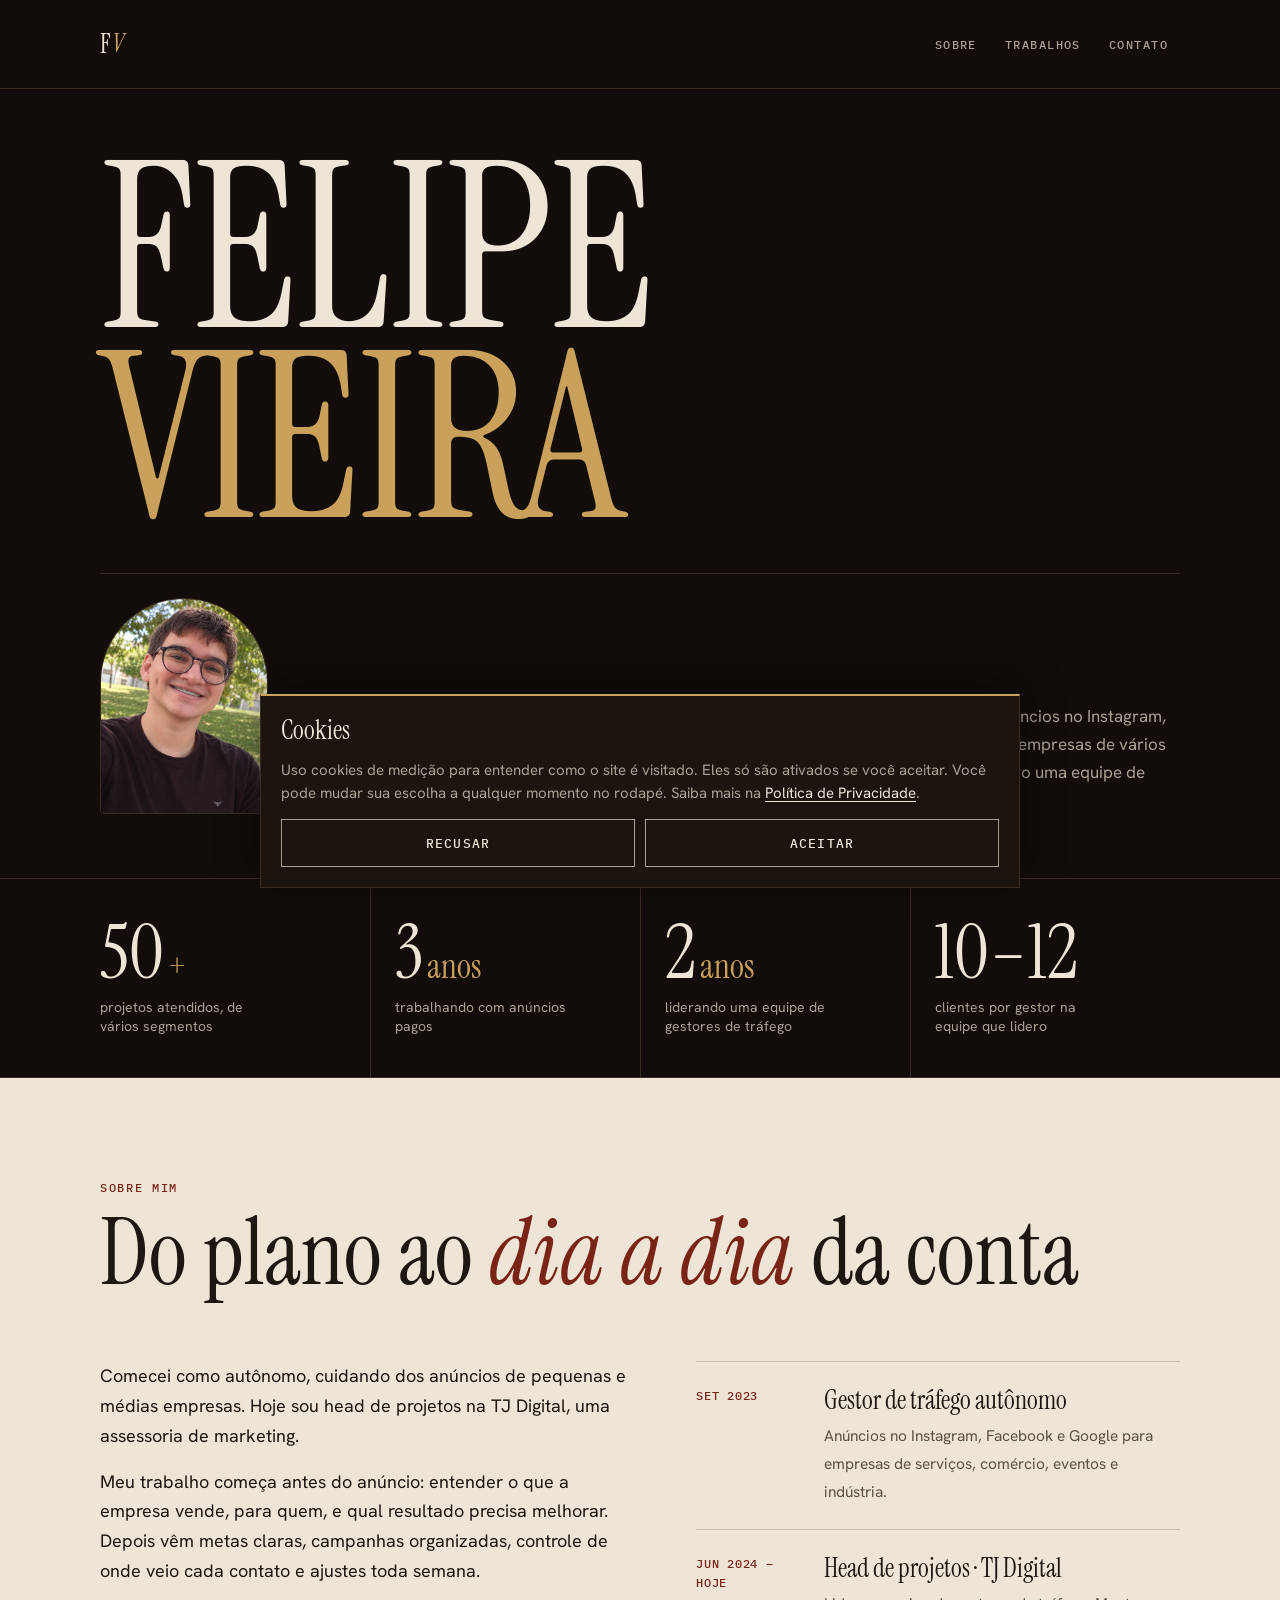
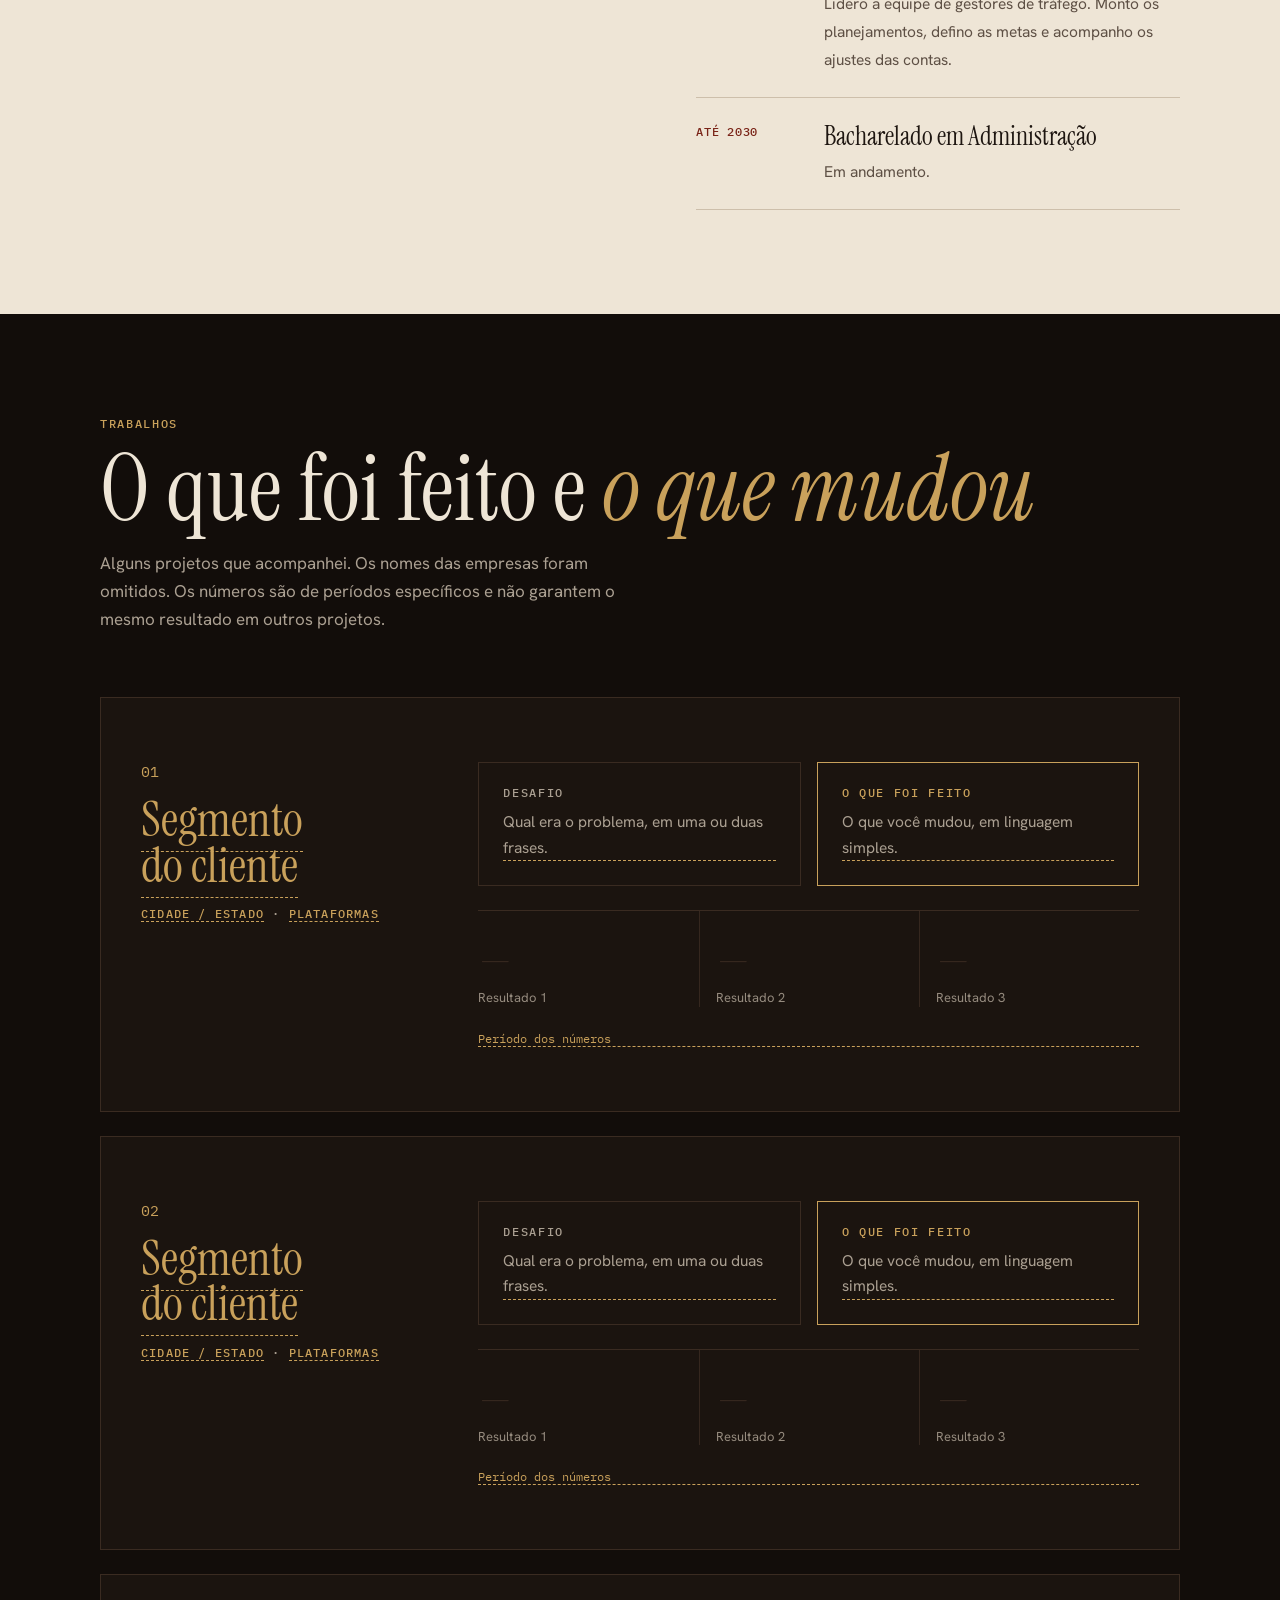
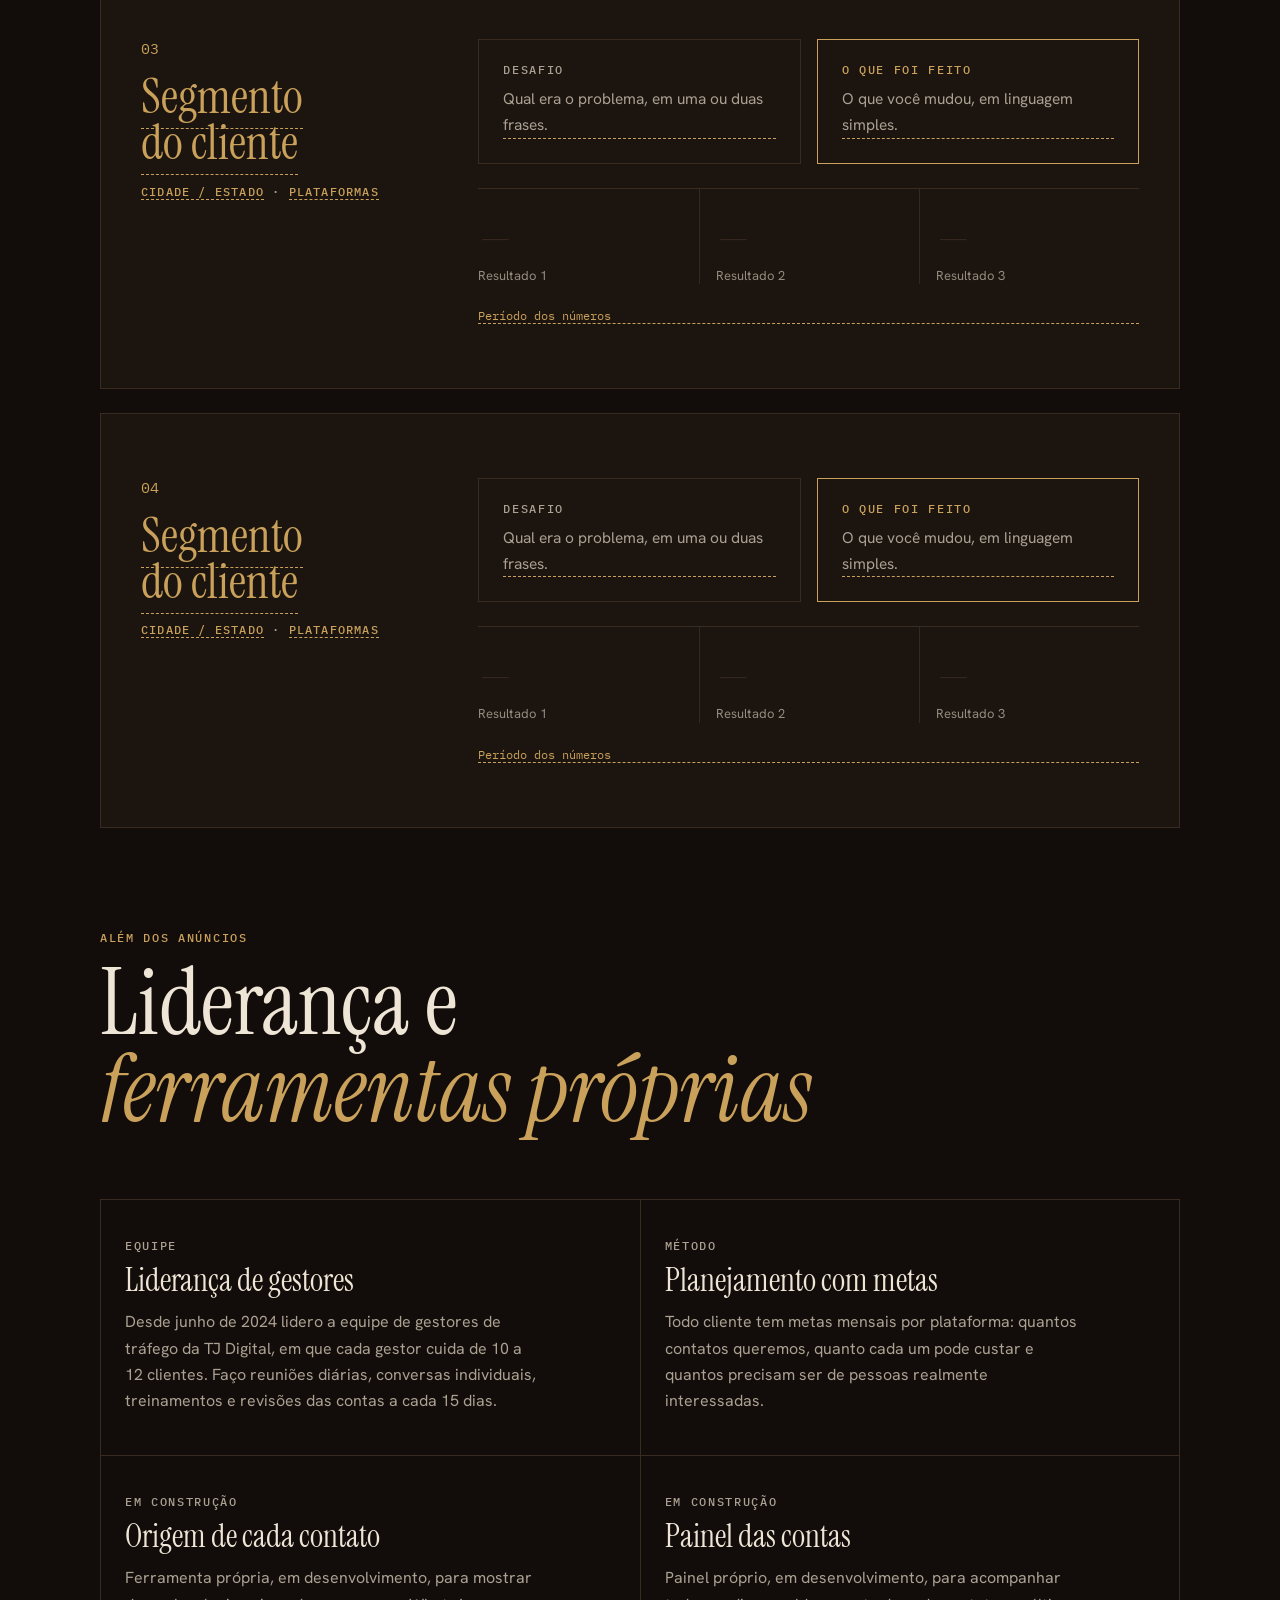
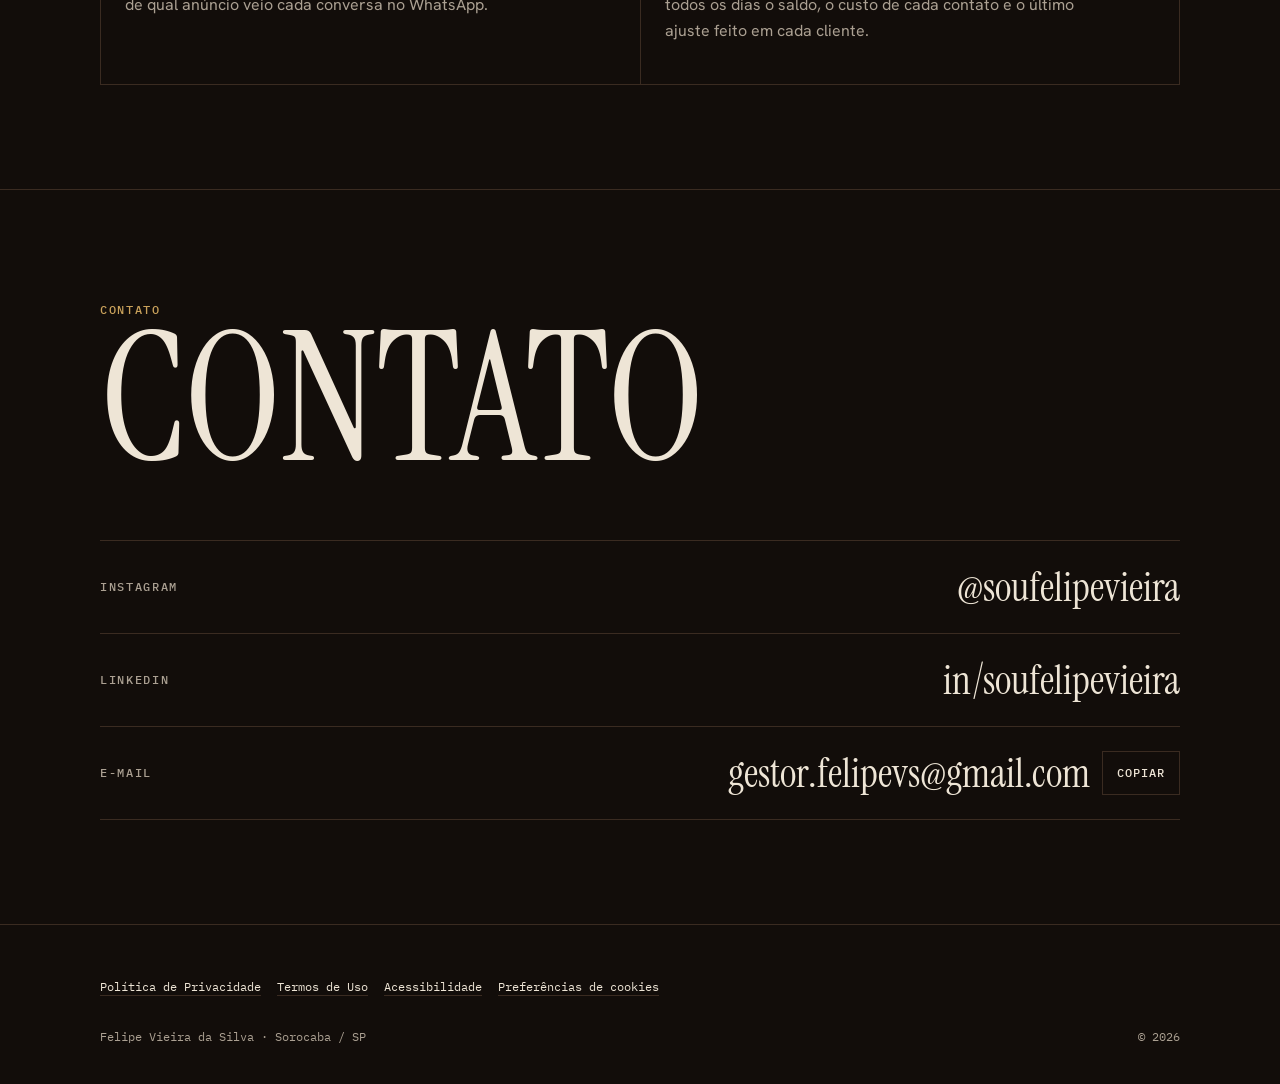
<file: index.html>
<!doctype html>
<html lang="pt-BR">
<head>
<script>
  /* Consentimento padrão: negado até o visitante aceitar (LGPD). Vem antes do Tag Manager. */
  window.dataLayer = window.dataLayer || [];
  function gtag(){dataLayer.push(arguments);}
  gtag('consent', 'default', {
    analytics_storage: 'denied', ad_storage: 'denied', ad_user_data: 'denied', ad_personalization: 'denied',
    functionality_storage: 'granted', security_storage: 'granted', wait_for_update: 500
  });
  try { if (localStorage.getItem('fv_consent_v1') === 'granted') {
    gtag('consent', 'update', { analytics_storage: 'granted', ad_storage: 'granted', ad_user_data: 'granted', ad_personalization: 'granted' });
  } } catch (e) {}
</script>
<script async src="https://www.googletagmanager.com/gtm.js?id=GTM-PTPLWL6Q"></script>
<script>
  window.dataLayer = window.dataLayer || [];
  function gtag(){dataLayer.push(arguments);}
  gtag('js', new Date());
</script>
<meta charset="utf-8">
<meta name="viewport" content="width=device-width, initial-scale=1, viewport-fit=cover">
<meta property="og:title" content="Felipe Vieira · Gestor de tráfego pago">
<meta property="og:description" content="Trabalhos, números e contato de Felipe Vieira, gestor de tráfego pago.">
<meta property="og:image" content="https://soufelipevieira.com/foto-felipe.jpg">
<meta property="og:url" content="https://soufelipevieira.com/">
<meta property="og:type" content="website">
<link rel="canonical" href="https://soufelipevieira.com/">
<title>Felipe Vieira · Tráfego</title>
<meta name="description" content="Felipe Vieira, gestor de tráfego pago. Trabalhos, números e contato.">
<link rel="preconnect" href="https://fonts.googleapis.com">
<link rel="preconnect" href="https://fonts.gstatic.com" crossorigin>
<link rel="stylesheet" href="https://fonts.googleapis.com/css2?family=Instrument+Serif:ital@0;1&family=Hanken+Grotesk:wght@400;500;600&family=IBM+Plex+Mono:wght@400;500&display=swap">
<link rel="stylesheet" href="site.css">
<style>
html,body{margin:0}img{max-width:100%}[hidden]{display:none!important}

/* Layout: estrutura de landing (topo, números, sobre, trabalhos, contato) com clima de galeria escura —
   nome gigante em serifa estreita, foto pequena emoldurada, uma faixa clara de "papel" no meio para dar respiro. */
:root{
  --ink:#120D0A;        /* fundo: quase preto, amarronzado */
  --ink-2:#1B140F;      /* superfícies */
  --line:#3A2B21;       /* linhas e bordas */
  --paper:#EEE5D6;      /* branco quebrado (texto e faixa clara) */
  --paper-dim:#ABA092;  /* texto secundário no escuro */
  --gold:#C9A15B;       /* destaque único */
  --oxblood:#7A2418;    /* toque de vermelho profundo, só detalhe */
  --on-paper:#1E1611;   /* texto na faixa clara */
  --on-paper-dim:#5E5045;
  --f-display:'Instrument Serif', 'Times New Roman', Georgia, serif;
  --f-body:'Hanken Grotesk', system-ui, -apple-system, 'Segoe UI', sans-serif;
  --f-data:'IBM Plex Mono', ui-monospace, Menlo, monospace;
  --s-1:8px; --s-2:16px; --s-3:24px; --s-4:40px; --s-5:64px; --s-6:104px;
  color-scheme:dark;
}
*{box-sizing:border-box}
html{scroll-behavior:smooth}
@media (prefers-reduced-motion:reduce){html{scroll-behavior:auto}}
body{background:var(--ink);color:var(--paper);font:17px/1.65 var(--f-body);-webkit-font-smoothing:antialiased}
.wrap{max-width:1120px;margin:0 auto;padding-left:max(20px,env(safe-area-inset-left,0px));padding-right:max(20px,env(safe-area-inset-right,0px))}
h1,h2,h3{font-family:var(--f-display);font-weight:400;margin:0;line-height:.95;text-wrap:balance}
p{margin:0}
a{color:inherit}
:focus-visible{outline:2px solid var(--gold);outline-offset:4px;border-radius:2px}
.skip{position:absolute;left:-9999px;top:8px;background:var(--gold);color:var(--ink);padding:8px 12px;z-index:100}
.skip:focus{left:16px}
.label{font:500 12px/1 var(--f-data);letter-spacing:.14em;text-transform:uppercase;color:var(--gold)}
.label.dim{color:var(--paper-dim)}

/* topo */
.nav{padding-block:22px;border-bottom:1px solid var(--line)}
.nav .wrap{display:flex;justify-content:space-between;align-items:center;gap:16px}
.mono{font:400 26px/1 var(--f-display);letter-spacing:.02em;text-decoration:none}
.mono i{color:var(--gold)}
.nav ul{list-style:none;margin:0;padding:0;display:flex;gap:4px}
.nav a.l{display:inline-flex;align-items:center;min-height:44px;padding:0 12px;font:500 12px var(--f-data);letter-spacing:.12em;text-transform:uppercase;text-decoration:none;color:var(--paper-dim)}
.nav a.l:hover{color:var(--paper)}

.hero{padding-block:var(--s-5) var(--s-5)}
.hero .wrap{display:grid;gap:var(--s-4);grid-template-columns:minmax(0,1fr)}
@media(min-width:860px){.hero-side{display:grid!important;grid-template-columns:auto minmax(0,1fr) minmax(0,1fr);gap:var(--s-4)!important;align-items:end;padding-top:var(--s-3);border-top:1px solid var(--line)}}
.name{font-size:clamp(84px,21vw,232px);text-transform:uppercase;letter-spacing:-.01em;line-height:.82}
.name span{display:block}
.name span:last-child{color:var(--gold)}
.hero-side{display:flex;flex-direction:column;gap:var(--s-3)}
.portrait{display:flex;gap:var(--s-2);align-items:flex-end}
.portrait img{width:168px;height:216px;object-fit:cover;object-position:52% 30%;border-radius:84px 84px 4px 4px;display:block;border:1px solid var(--line)}
.portrait figcaption{font:400 12px/1.5 var(--f-data);color:var(--paper-dim);max-width:16ch}
.tagline{font:400 clamp(26px,3.4vw,34px)/1.15 var(--f-display)}
.tagline em{color:var(--gold)}
.intro{color:var(--paper-dim);max-width:44ch}

/* números */
.numbers{border-block:1px solid var(--line)}
.numbers ul{list-style:none;margin:0;padding:0;display:grid;grid-template-columns:repeat(2,minmax(0,1fr))}
@media(min-width:860px){.numbers ul{grid-template-columns:repeat(4,minmax(0,1fr))}}
.numbers li{padding:var(--s-4) var(--s-2) var(--s-4) 0;display:flex;flex-direction:column;gap:10px;border-bottom:1px solid var(--line)}
.numbers li:nth-child(odd){padding-right:var(--s-2)}
.numbers li:nth-child(even){padding-left:var(--s-2);border-left:1px solid var(--line)}
@media(min-width:860px){
  .numbers li{border-bottom:none;padding:var(--s-4) var(--s-3)!important;border-left:1px solid var(--line)}
  .numbers li:first-child{border-left:none;padding-left:0!important}
}
.numbers b{font:400 clamp(52px,7vw,76px)/.9 var(--f-display);color:var(--paper);font-variant-numeric:lining-nums}
.numbers b small{font-size:.45em;color:var(--gold);margin-left:4px}
.numbers span{font-size:14px;line-height:1.4;color:var(--paper-dim);max-width:22ch}

/* seções */
.section{padding-block:var(--s-6)}
.head{display:flex;flex-direction:column;gap:var(--s-2);margin-bottom:var(--s-5)}
.head h2{font-size:clamp(48px,8vw,92px)}
.head h2 em{color:var(--gold)}
.head p{color:var(--paper-dim);max-width:52ch}

/* sobre: faixa clara */
.about{background:var(--paper);color:var(--on-paper)}
.about .label{color:var(--oxblood)}
.about .head h2 em{color:var(--oxblood)}
.about .head p{color:var(--on-paper-dim)}
.about-grid{display:grid;gap:var(--s-5);grid-template-columns:minmax(0,1fr)}
@media(min-width:860px){.about-grid{grid-template-columns:minmax(0,1.1fr) minmax(0,1fr)}}
.about-text{display:flex;flex-direction:column;gap:var(--s-2);font-size:18px;max-width:58ch}
.timeline{list-style:none;margin:0;padding:0;border-top:1px solid #cdbfab}
.timeline li{display:grid;grid-template-columns:112px minmax(0,1fr);gap:var(--s-2);padding-block:var(--s-3);border-bottom:1px solid #cdbfab}
.timeline time{font:500 12px/1.6 var(--f-data);letter-spacing:.06em;text-transform:uppercase;color:var(--oxblood)}
.timeline strong{display:block;font:400 26px/1.1 var(--f-display);margin-bottom:6px}
.timeline span{color:var(--on-paper-dim);font-size:15.5px}

/* trabalhos: modelos */
.cases{display:flex;flex-direction:column;gap:var(--s-3)}
.case{border:1px solid var(--line);background:var(--ink-2);padding:var(--s-4) var(--s-3);display:grid;gap:var(--s-4);grid-template-columns:minmax(0,1fr)}
@media(min-width:860px){.case{grid-template-columns:minmax(0,.9fr) minmax(0,2fr);padding:var(--s-5) var(--s-4)}}
.case-id{display:flex;flex-direction:column;gap:var(--s-2)}
.case-no{font:400 15px var(--f-data);color:var(--gold)}
.case h3{font-size:clamp(34px,4.4vw,48px)}
.case-meta{font:500 12px/1.6 var(--f-data);letter-spacing:.1em;text-transform:uppercase;color:var(--paper-dim)}
.case-body{display:flex;flex-direction:column;gap:var(--s-3)}
.pair{display:grid;gap:var(--s-2);grid-template-columns:minmax(0,1fr)}
@media(min-width:640px){.pair{grid-template-columns:repeat(2,minmax(0,1fr))}}
.block{padding:var(--s-3);border:1px solid var(--line);display:flex;flex-direction:column;gap:10px}
.block.done{border-color:var(--gold)}
.block p{color:var(--paper-dim);font-size:15.5px}
.results{display:grid;grid-template-columns:repeat(3,minmax(0,1fr));border-top:1px solid var(--line)}
.result{padding:var(--s-3) var(--s-2) 0 0;display:flex;flex-direction:column;gap:6px;min-width:0}
.result + .result{padding-left:var(--s-2);border-left:1px solid var(--line)}
.result b{font:400 clamp(34px,4.6vw,48px)/1 var(--f-display);color:var(--paper)}
.result span{font-size:13px;line-height:1.35;color:var(--paper-dim)}
.period{font:400 12px var(--f-data);color:var(--paper-dim)}
.tbd{color:var(--paper-dim);opacity:.85}
.tbd b{color:var(--line);-webkit-text-stroke:0}

/* além dos anúncios */
.extras{display:grid;gap:1px;background:var(--line);border:1px solid var(--line);grid-template-columns:minmax(0,1fr)}
@media(min-width:760px){.extras{grid-template-columns:repeat(2,minmax(0,1fr))}}
.extra{background:var(--ink);padding:var(--s-4) var(--s-3);display:flex;flex-direction:column;gap:12px}
.extra h3{font-size:32px;line-height:1.05}
.extra p{color:var(--paper-dim);font-size:16px;max-width:46ch}

/* contato */
.contact{border-top:1px solid var(--line)}
.contact h2{font-size:clamp(72px,16vw,180px);text-transform:uppercase;line-height:.85}
.contact-list{list-style:none;margin:var(--s-5) 0 0;padding:0;border-top:1px solid var(--line)}
.contact-list li{display:flex;flex-wrap:wrap;justify-content:space-between;align-items:center;gap:12px 24px;padding-block:var(--s-3);border-bottom:1px solid var(--line)}
.contact-list .k{font:500 12px var(--f-data);letter-spacing:.14em;text-transform:uppercase;color:var(--paper-dim);min-width:120px}
.contact-list a{font:400 clamp(26px,4vw,40px)/1.1 var(--f-display);text-decoration:none;overflow-wrap:anywhere;min-width:0}
.contact-list a:hover{color:var(--gold)}
.contact-list .v{display:flex;flex-wrap:wrap;align-items:center;gap:12px;flex:1;justify-content:flex-end;min-width:0}
.copy{font:500 12px var(--f-data);letter-spacing:.08em;text-transform:uppercase;padding:10px 14px;background:transparent;border:1px solid var(--line);color:var(--paper);cursor:pointer;min-height:44px}
.copy:hover{border-color:var(--gold)}
.ph{color:var(--gold);border-bottom:1px dashed var(--gold)}
footer{padding-block:var(--s-4);border-top:1px solid var(--line)}
footer .wrap{display:flex;flex-wrap:wrap;justify-content:space-between;gap:12px;font:400 12px var(--f-data);color:var(--paper-dim)}

@media (prefers-reduced-motion:no-preference){
  .name span{animation:rise .9s cubic-bezier(.2,.7,.2,1) both}
  .name span:last-child{animation-delay:.08s}
  @keyframes rise{from{transform:translateY(18px);opacity:.25}to{transform:none;opacity:1}}
  .contact-list a,.nav a.l,.copy{transition:color .2s,border-color .2s}
}

/* movimento */
.portrait img{transition:transform .5s cubic-bezier(.2,.7,.2,1)}
.portrait:hover img{transform:scale(1.03)}
.case{transition:border-color .3s}
.case:hover{border-color:#5a4330}
.block.done{position:relative;overflow:hidden}
.contact-list a{background:linear-gradient(var(--gold),var(--gold)) 0 100%/0 1px no-repeat;transition:background-size .35s,color .2s}
.contact-list a:hover{background-size:100% 1px}
@media (prefers-reduced-motion:no-preference){
  .js .reveal{opacity:0;transform:translateY(28px);transition:opacity .8s cubic-bezier(.2,.7,.2,1),transform .8s cubic-bezier(.2,.7,.2,1);transition-delay:var(--d,0s)}
  .js .reveal.in{opacity:1;transform:none}
  .portrait img{animation:fadein 1.1s .25s cubic-bezier(.2,.7,.2,1) both}
  @keyframes fadein{from{opacity:.3;transform:scale(.96)}to{opacity:1;transform:none}}
}
</style>

</head>
<body>
<a class="skip" href="#conteudo">Pular para o conteúdo</a>
<div class="cookie" id="cookie-banner" role="region" aria-label="Aviso de cookies" hidden>
  <div class="cookie-box">
    <h2>Cookies</h2>
    <p>Uso cookies de medição para entender como o site é visitado. Eles só são ativados se você aceitar. Você pode mudar sua escolha a qualquer momento no rodapé. Saiba mais na <a href="privacidade.html#cookies">Política de Privacidade</a>.</p>
    <div class="cookie-actions">
      <button type="button" data-reject>Recusar</button>
      <button type="button" data-accept>Aceitar</button>
    </div>
  </div>
</div>

<nav class="nav" aria-label="Principal">
  <div class="wrap">
    <a class="mono" href="#topo" aria-label="Felipe Vieira, voltar ao início">F<i>V</i></a>
    <ul>
      <li><a class="l" href="#sobre">Sobre</a></li>
      <li><a class="l" href="#trabalhos">Trabalhos</a></li>
      <li><a class="l" href="#contato">Contato</a></li>
    </ul>
  </div>
</nav>

<header class="hero" id="topo">
  <div class="wrap">
    <h1 class="name"><span>Felipe</span><span>Vieira</span></h1>
    <div class="hero-side">
      <figure class="reveal portrait" style="margin:0">
        <img src="foto-felipe.jpg" alt="Retrato de Felipe Vieira" width="168" height="216">
        <figcaption>Gestor de tráfego pago<br>Sorocaba / SP</figcaption>
      </figure>
      <p class="reveal tagline">Anúncios pagos com <em>meta clara</em> e resultado acompanhado de perto.</p>
      <p class="reveal intro">Planejo e acompanho anúncios no Instagram, Facebook e Google para empresas de vários segmentos. Também lidero uma equipe de gestores de tráfego.</p>
    </div>
  </div>
</header>

<main id="conteudo">

<section class="numbers" aria-label="Números">
  <div class="wrap">
    <ul>
      <li class="reveal"><b>50<small>+</small></b><span>projetos atendidos, de vários segmentos</span></li>
      <li class="reveal"><b>3<small>anos</small></b><span>trabalhando com anúncios pagos</span></li>
      <li class="reveal"><b>2<small>anos</small></b><span>liderando uma equipe de gestores de tráfego</span></li>
      <li class="reveal"><b>10–12</b><span>clientes por gestor na equipe que lidero</span></li>
    </ul>
  </div>
</section>

<section class="section about" id="sobre">
  <div class="wrap">
    <div class="reveal head">
      <span class="label">Sobre mim</span>
      <h2>Do plano ao <em>dia a dia</em> da conta</h2>
    </div>
    <div class="about-grid">
      <div class="reveal about-text">
        <p>Comecei como autônomo, cuidando dos anúncios de pequenas e médias empresas. Hoje sou head de projetos na TJ Digital, uma assessoria de marketing.</p>
        <p>Meu trabalho começa antes do anúncio: entender o que a empresa vende, para quem, e qual resultado precisa melhorar. Depois vêm metas claras, campanhas organizadas, controle de onde veio cada contato e ajustes toda semana.</p>
      </div>
      <ol class="timeline">
        <li class="reveal"><time>set 2023</time><div><strong>Gestor de tráfego autônomo</strong><span>Anúncios no Instagram, Facebook e Google para empresas de serviços, comércio, eventos e indústria.</span></div></li>
        <li class="reveal"><time>jun 2024 – hoje</time><div><strong>Head de projetos · TJ Digital</strong><span>Lidero a equipe de gestores de tráfego. Monto os planejamentos, defino as metas e acompanho os ajustes das contas.</span></div></li>
        <li class="reveal"><time>até 2030</time><div><strong>Bacharelado em Administração</strong><span>Em andamento.</span></div></li>
      </ol>
    </div>
  </div>
</section>

<section class="section" id="trabalhos">
  <div class="wrap">
    <div class="reveal head">
      <span class="label">Trabalhos</span>
      <h2>O que foi feito e <em>o que mudou</em></h2>
      <p>Alguns projetos que acompanhei. Os nomes das empresas foram omitidos. Os números são de períodos específicos e não garantem o mesmo resultado em outros projetos.</p>
    </div>

    <div class="cases">
      <article class="reveal case">
        <div class="case-id">
          <span class="case-no" aria-hidden="true">01</span>
          <h3><span class="ph">Segmento do cliente</span></h3>
          <span class="case-meta"><span class="ph">Cidade / estado</span> · <span class="ph">Plataformas</span></span>
        </div>
        <div class="case-body">
          <div class="pair">
            <div class="block"><span class="label dim">Desafio</span><p class="ph">Qual era o problema, em uma ou duas frases.</p></div>
            <div class="block done"><span class="label">O que foi feito</span><p class="ph">O que você mudou, em linguagem simples.</p></div>
          </div>
          <div class="results">
            <div class="result tbd"><b>—</b><span>Resultado 1</span></div>
            <div class="result tbd"><b>—</b><span>Resultado 2</span></div>
            <div class="result tbd"><b>—</b><span>Resultado 3</span></div>
          </div>
          <p class="period ph">Período dos números</p>
        </div>
      </article>

      <article class="reveal case">
        <div class="case-id">
          <span class="case-no" aria-hidden="true">02</span>
          <h3><span class="ph">Segmento do cliente</span></h3>
          <span class="case-meta"><span class="ph">Cidade / estado</span> · <span class="ph">Plataformas</span></span>
        </div>
        <div class="case-body">
          <div class="pair">
            <div class="block"><span class="label dim">Desafio</span><p class="ph">Qual era o problema, em uma ou duas frases.</p></div>
            <div class="block done"><span class="label">O que foi feito</span><p class="ph">O que você mudou, em linguagem simples.</p></div>
          </div>
          <div class="results">
            <div class="result tbd"><b>—</b><span>Resultado 1</span></div>
            <div class="result tbd"><b>—</b><span>Resultado 2</span></div>
            <div class="result tbd"><b>—</b><span>Resultado 3</span></div>
          </div>
          <p class="period ph">Período dos números</p>
        </div>
      </article>

      <article class="reveal case">
        <div class="case-id">
          <span class="case-no" aria-hidden="true">03</span>
          <h3><span class="ph">Segmento do cliente</span></h3>
          <span class="case-meta"><span class="ph">Cidade / estado</span> · <span class="ph">Plataformas</span></span>
        </div>
        <div class="case-body">
          <div class="pair">
            <div class="block"><span class="label dim">Desafio</span><p class="ph">Qual era o problema, em uma ou duas frases.</p></div>
            <div class="block done"><span class="label">O que foi feito</span><p class="ph">O que você mudou, em linguagem simples.</p></div>
          </div>
          <div class="results">
            <div class="result tbd"><b>—</b><span>Resultado 1</span></div>
            <div class="result tbd"><b>—</b><span>Resultado 2</span></div>
            <div class="result tbd"><b>—</b><span>Resultado 3</span></div>
          </div>
          <p class="period ph">Período dos números</p>
        </div>
      </article>

      <article class="reveal case">
        <div class="case-id">
          <span class="case-no" aria-hidden="true">04</span>
          <h3><span class="ph">Segmento do cliente</span></h3>
          <span class="case-meta"><span class="ph">Cidade / estado</span> · <span class="ph">Plataformas</span></span>
        </div>
        <div class="case-body">
          <div class="pair">
            <div class="block"><span class="label dim">Desafio</span><p class="ph">Qual era o problema, em uma ou duas frases.</p></div>
            <div class="block done"><span class="label">O que foi feito</span><p class="ph">O que você mudou, em linguagem simples.</p></div>
          </div>
          <div class="results">
            <div class="result tbd"><b>—</b><span>Resultado 1</span></div>
            <div class="result tbd"><b>—</b><span>Resultado 2</span></div>
            <div class="result tbd"><b>—</b><span>Resultado 3</span></div>
          </div>
          <p class="period ph">Período dos números</p>
        </div>
      </article>
    </div>
  </div>
</section>

<section class="section" id="alem" style="padding-top:0">
  <div class="wrap">
    <div class="reveal head">
      <span class="label">Além dos anúncios</span>
      <h2>Liderança e <em>ferramentas próprias</em></h2>
    </div>
    <div class="extras">
      <div class="reveal extra"><span class="label dim">Equipe</span><h3>Liderança de gestores</h3><p>Desde junho de 2024 lidero a equipe de gestores de tráfego da TJ Digital, em que cada gestor cuida de 10 a 12 clientes. Faço reuniões diárias, conversas individuais, treinamentos e revisões das contas a cada 15 dias.</p></div>
      <div class="reveal extra"><span class="label dim">Método</span><h3>Planejamento com metas</h3><p>Todo cliente tem metas mensais por plataforma: quantos contatos queremos, quanto cada um pode custar e quantos precisam ser de pessoas realmente interessadas.</p></div>
      <div class="reveal extra"><span class="label dim">Em construção</span><h3>Origem de cada contato</h3><p>Ferramenta própria, em desenvolvimento, para mostrar de qual anúncio veio cada conversa no WhatsApp.</p></div>
      <div class="reveal extra"><span class="label dim">Em construção</span><h3>Painel das contas</h3><p>Painel próprio, em desenvolvimento, para acompanhar todos os dias o saldo, o custo de cada contato e o último ajuste feito em cada cliente.</p></div>
    </div>
  </div>
</section>

<section class="section contact" id="contato">
  <div class="wrap">
    <span class="label">Contato</span>
    <h2 class="reveal">Contato</h2>
    <ul class="contact-list">
      <li class="reveal"><span class="k">Instagram</span><span class="v"><a href="https://www.instagram.com/soufelipevieira/" target="_blank" rel="noopener">@soufelipevieira</a></span></li>
      <li class="reveal"><span class="k">LinkedIn</span><span class="v"><a href="https://www.linkedin.com/in/soufelipevieira/" target="_blank" rel="noopener">in/soufelipevieira</a></span></li>
      <li class="reveal"><span class="k">E-mail</span><span class="v"><a id="mail" href="mailto:gestor.felipevs@gmail.com">gestor.felipevs@gmail.com</a><button class="copy" id="copyBtn" type="button">Copiar</button></span></li>
    </ul>
  </div>
</section>

</main>

<footer class="site-footer">
  <div class="wrap">
    <nav aria-label="Informações legais">
      <ul>
        <li><a href="privacidade.html">Política de Privacidade</a></li>
        <li><a href="termos.html">Termos de Uso</a></li>
        <li><a href="acessibilidade.html">Acessibilidade</a></li>
        <li><button type="button" data-cookie-prefs>Preferências de cookies</button></li>
      </ul>
    </nav>
    <div class="row"><span>Felipe Vieira da Silva · Sorocaba / SP</span><span>© 2026</span></div>
  </div>
</footer>
<script src="cookies.js" defer></script>

<script>
document.getElementById('copyBtn').addEventListener('click',function(){
  var el=document.getElementById('mail'),t=el.textContent,b=this;
  function done(){b.textContent='Copiado';setTimeout(function(){b.textContent='Copiar'},1600)}
  function sel(){var r=document.createRange();r.selectNodeContents(el);var s=getSelection();s.removeAllRanges();s.addRange(r);b.textContent='Selecionado'}
  try{navigator.clipboard.writeText(t).then(done,sel)}catch(e){sel()}
});
</script>
<script>
(function(){
  var reduce=window.matchMedia&&matchMedia('(prefers-reduced-motion: reduce)').matches;
  var els=[].slice.call(document.querySelectorAll('.reveal'));
  // atraso em cascata dentro de cada grupo
  [].slice.call(document.querySelectorAll('.numbers ul,.cases,.extras,.timeline,.contact-list,.hero-side')).forEach(function(g){
    [].slice.call(g.querySelectorAll(':scope > .reveal')).forEach(function(el,i){el.style.setProperty('--d',(i*0.09)+'s')});
  });
  function count(el){
    var b=el.querySelector('b'); if(!b||reduce) return;
    var node=b.firstChild; if(!node||node.nodeType!==3) return;
    var end=parseInt(node.nodeValue,10); if(!end||/–/.test(b.textContent)) return;
    var t0=null,dur=1200;
    function step(t){ if(!t0)t0=t; var p=Math.min((t-t0)/dur,1); var e=1-Math.pow(1-p,3);
      node.nodeValue=String(Math.round(end*e)); if(p<1)requestAnimationFrame(step); }
    node.nodeValue='0'; requestAnimationFrame(step);
  }
  if(reduce||!('IntersectionObserver' in window)){els.forEach(function(e){e.classList.add('in')});return;}
  document.documentElement.classList.add('js');
  var io=new IntersectionObserver(function(entries){
    entries.forEach(function(en){ if(en.isIntersecting){ en.target.classList.add('in'); if(en.target.matches('.numbers li')) count(en.target); io.unobserve(en.target);} });
  },{threshold:.15,rootMargin:'0px 0px -6% 0px'});
  els.forEach(function(e){io.observe(e)});
})();
</script>


</body>
</html>
</file>
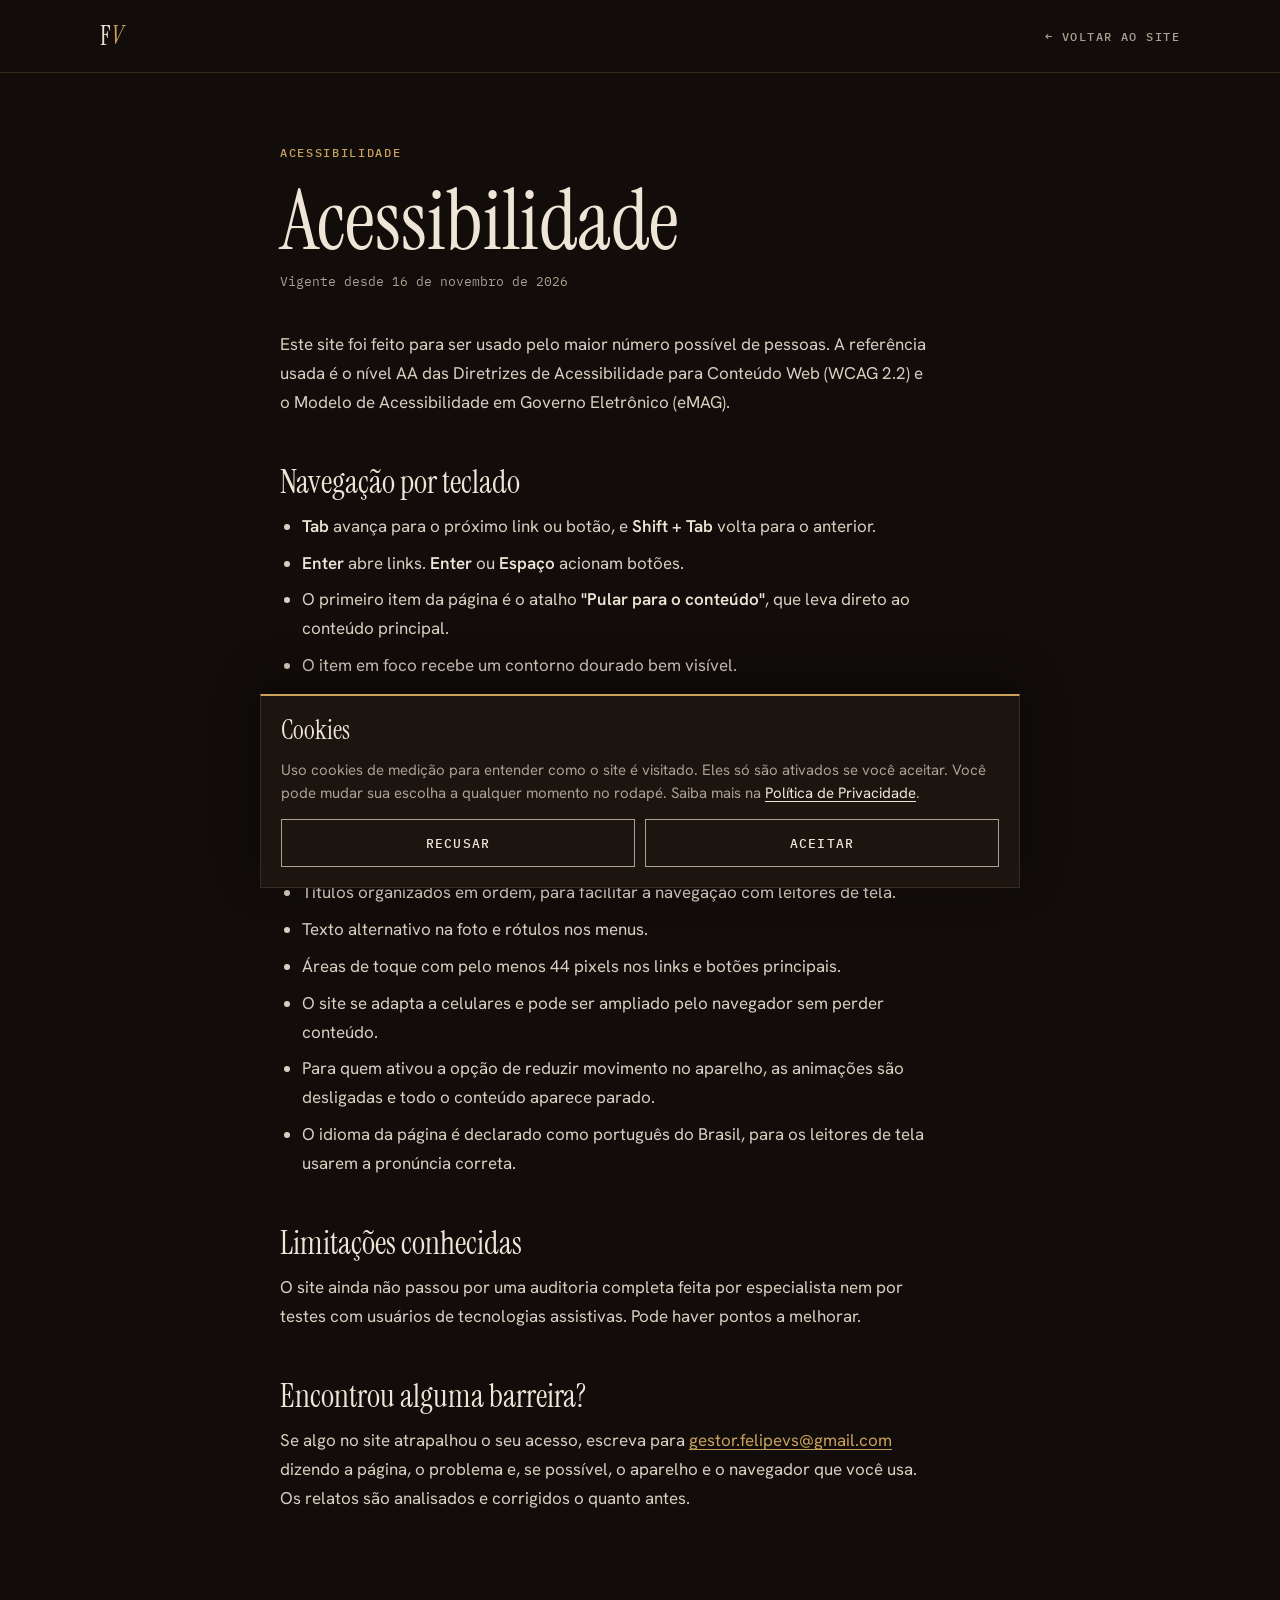
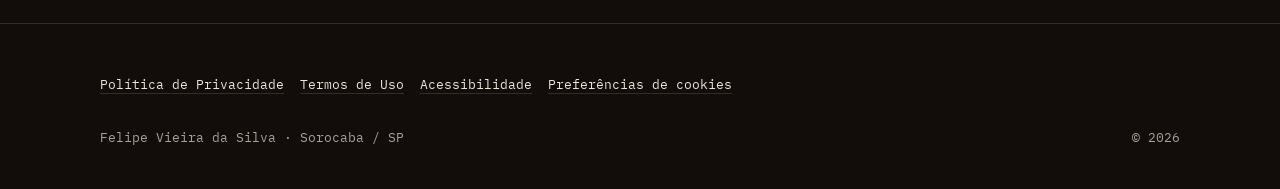
<file: acessibilidade.html>
<!doctype html>
<html lang="pt-BR">
<head>
<script>
  /* Consentimento padrão: negado até o visitante aceitar (LGPD). Vem antes do Tag Manager. */
  window.dataLayer = window.dataLayer || [];
  function gtag(){dataLayer.push(arguments);}
  gtag('consent', 'default', {
    analytics_storage: 'denied', ad_storage: 'denied', ad_user_data: 'denied', ad_personalization: 'denied',
    functionality_storage: 'granted', security_storage: 'granted', wait_for_update: 500
  });
  try { if (localStorage.getItem('fv_consent_v1') === 'granted') {
    gtag('consent', 'update', { analytics_storage: 'granted', ad_storage: 'granted', ad_user_data: 'granted', ad_personalization: 'granted' });
  } } catch (e) {}
</script>
<script async src="https://www.googletagmanager.com/gtm.js?id=GTM-PTPLWL6Q"></script>
<script>
  window.dataLayer = window.dataLayer || [];
  function gtag(){dataLayer.push(arguments);}
  gtag('js', new Date());
</script>
<meta charset="utf-8">
<meta name="viewport" content="width=device-width, initial-scale=1, viewport-fit=cover">
<title>Acessibilidade · Felipe Vieira</title>
<meta name="description" content="Recursos de acessibilidade do site soufelipevieira.com e como relatar problemas.">
<link rel="canonical" href="https://soufelipevieira.com/acessibilidade.html">
<link rel="preconnect" href="https://fonts.googleapis.com">
<link rel="preconnect" href="https://fonts.gstatic.com" crossorigin>
<link rel="stylesheet" href="https://fonts.googleapis.com/css2?family=Instrument+Serif:ital@0;1&family=Hanken+Grotesk:wght@400;500;600&family=IBM+Plex+Mono:wght@400;500&display=swap">
<link rel="stylesheet" href="site.css">
<style>
*{box-sizing:border-box}html,body{margin:0}
body{background:var(--ink);color:var(--paper);font:17px/1.65 var(--f-body);-webkit-font-smoothing:antialiased}
.wrap{max-width:1120px;margin:0 auto;padding-left:max(20px,env(safe-area-inset-left,0px));padding-right:max(20px,env(safe-area-inset-right,0px))}
:focus-visible{outline:2px solid var(--gold);outline-offset:4px;border-radius:2px}
.skip{position:absolute;left:-9999px;top:8px;background:var(--gold);color:var(--ink);padding:8px 12px;z-index:100}.skip:focus{left:16px}
.nav{padding-block:14px;border-bottom:1px solid var(--line)}
.nav .wrap{display:flex;justify-content:space-between;align-items:center;gap:16px}
.mono{font:400 26px/1 var(--f-display);text-decoration:none;color:var(--paper);display:inline-flex;align-items:center;min-height:44px}.mono i{color:var(--gold)}
.back{display:inline-flex;align-items:center;min-height:44px;font:500 12px var(--f-data);letter-spacing:.12em;text-transform:uppercase;color:var(--paper-dim);text-decoration:none}
.back:hover{color:var(--paper)}
</style>
</head>
<body>
<a class="skip" href="#conteudo">Pular para o conteúdo</a>
<div class="cookie" id="cookie-banner" role="region" aria-label="Aviso de cookies" hidden>
  <div class="cookie-box">
    <h2>Cookies</h2>
    <p>Uso cookies de medição para entender como o site é visitado. Eles só são ativados se você aceitar. Você pode mudar sua escolha a qualquer momento no rodapé. Saiba mais na <a href="privacidade.html#cookies">Política de Privacidade</a>.</p>
    <div class="cookie-actions">
      <button type="button" data-reject>Recusar</button>
      <button type="button" data-accept>Aceitar</button>
    </div>
  </div>
</div>
<nav class="nav" aria-label="Principal">
  <div class="wrap">
    <a class="mono" href="./" aria-label="Felipe Vieira, página inicial">F<i>V</i></a>
    <a class="back" href="./">← Voltar ao site</a>
  </div>
</nav>
<main id="conteudo" class="legal">
  <div class="wrap">

    <span class="eyebrow">Acessibilidade</span>
    <h1>Acessibilidade</h1>
    <p class="updated">Vigente desde 16 de novembro de 2026</p>

    <p>Este site foi feito para ser usado pelo maior número possível de pessoas. A referência usada é o nível AA das Diretrizes de Acessibilidade para Conteúdo Web (WCAG 2.2) e o Modelo de Acessibilidade em Governo Eletrônico (eMAG).</p>

    <h2>Navegação por teclado</h2>
    <ul>
      <li><strong>Tab</strong> avança para o próximo link ou botão, e <strong>Shift + Tab</strong> volta para o anterior.</li>
      <li><strong>Enter</strong> abre links. <strong>Enter</strong> ou <strong>Espaço</strong> acionam botões.</li>
      <li>O primeiro item da página é o atalho <strong>"Pular para o conteúdo"</strong>, que leva direto ao conteúdo principal.</li>
      <li>O item em foco recebe um contorno dourado bem visível.</li>
      <li>No aviso de cookies, depois de feita uma escolha, a tecla <strong>Esc</strong> fecha o aviso quando ele é reaberto pelo rodapé.</li>
    </ul>

    <h2>O que mais foi feito</h2>
    <ul>
      <li>Contraste entre texto e fundo pensado para leitura confortável.</li>
      <li>Títulos organizados em ordem, para facilitar a navegação com leitores de tela.</li>
      <li>Texto alternativo na foto e rótulos nos menus.</li>
      <li>Áreas de toque com pelo menos 44 pixels nos links e botões principais.</li>
      <li>O site se adapta a celulares e pode ser ampliado pelo navegador sem perder conteúdo.</li>
      <li>Para quem ativou a opção de reduzir movimento no aparelho, as animações são desligadas e todo o conteúdo aparece parado.</li>
      <li>O idioma da página é declarado como português do Brasil, para os leitores de tela usarem a pronúncia correta.</li>
    </ul>

    <h2>Limitações conhecidas</h2>
    <p>O site ainda não passou por uma auditoria completa feita por especialista nem por testes com usuários de tecnologias assistivas. Pode haver pontos a melhorar.</p>

    <h2>Encontrou alguma barreira?</h2>
    <p>Se algo no site atrapalhou o seu acesso, escreva para <a href="mailto:gestor.felipevs@gmail.com">gestor.felipevs@gmail.com</a> dizendo a página, o problema e, se possível, o aparelho e o navegador que você usa. Os relatos são analisados e corrigidos o quanto antes.</p>

  </div>
</main>
<footer class="site-footer">
  <div class="wrap">
    <nav aria-label="Informações legais">
      <ul>
        <li><a href="privacidade.html">Política de Privacidade</a></li>
        <li><a href="termos.html">Termos de Uso</a></li>
        <li><a href="acessibilidade.html">Acessibilidade</a></li>
        <li><button type="button" data-cookie-prefs>Preferências de cookies</button></li>
      </ul>
    </nav>
    <div class="row"><span>Felipe Vieira da Silva · Sorocaba / SP</span><span>© 2026</span></div>
  </div>
</footer>
<script src="cookies.js" defer></script>
</body>
</html>
</file>
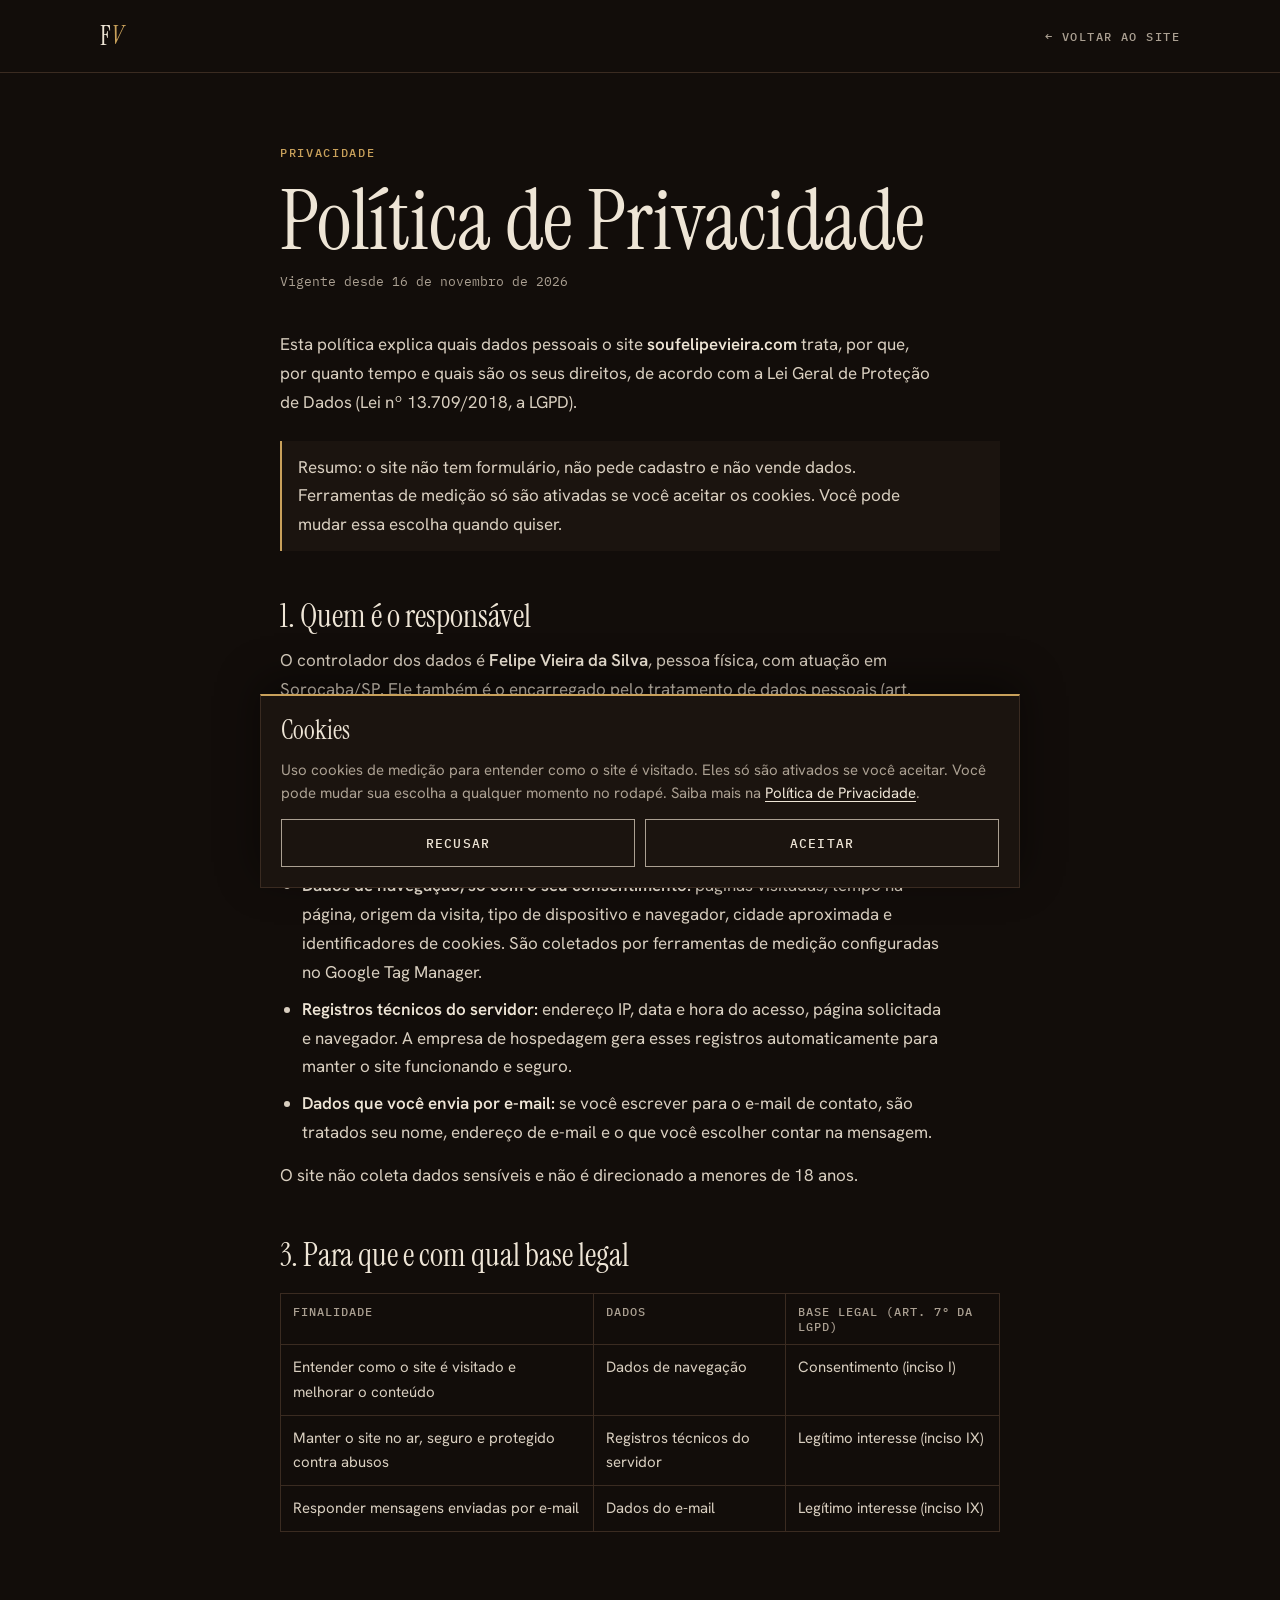
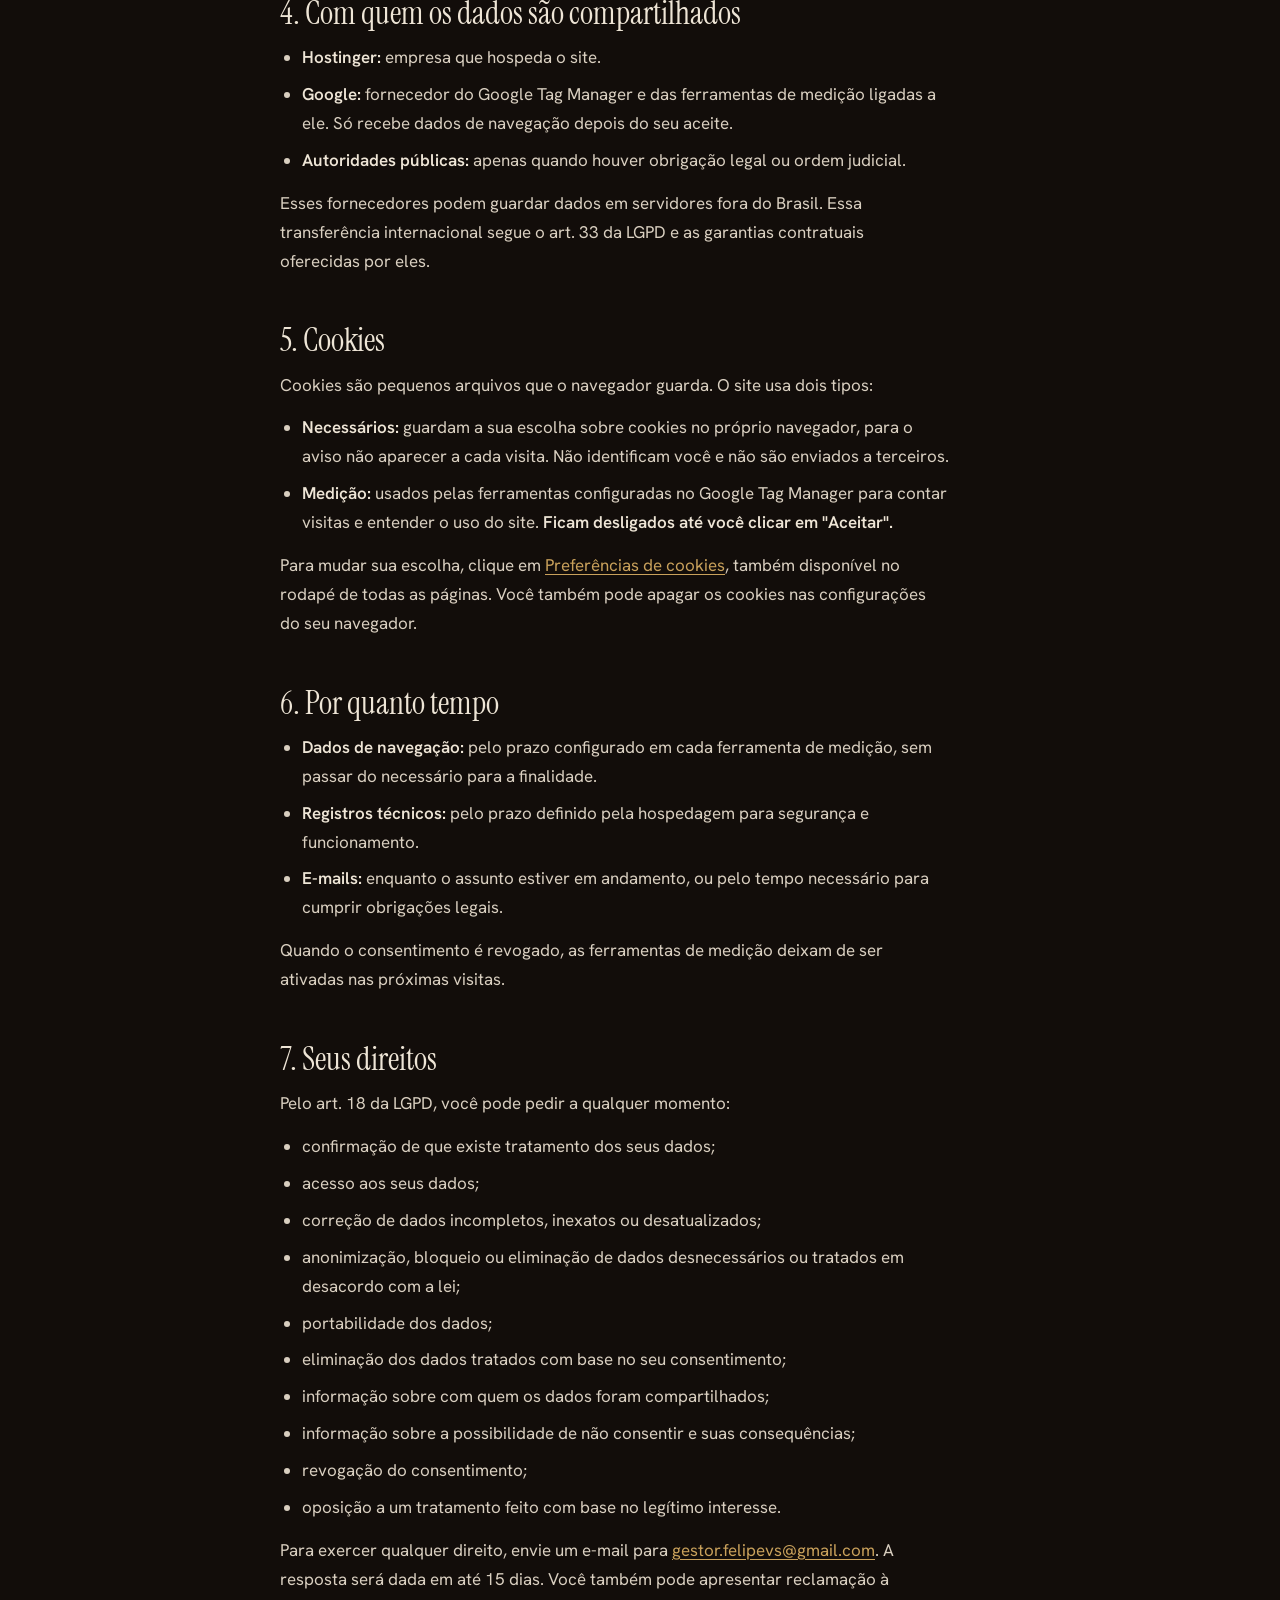
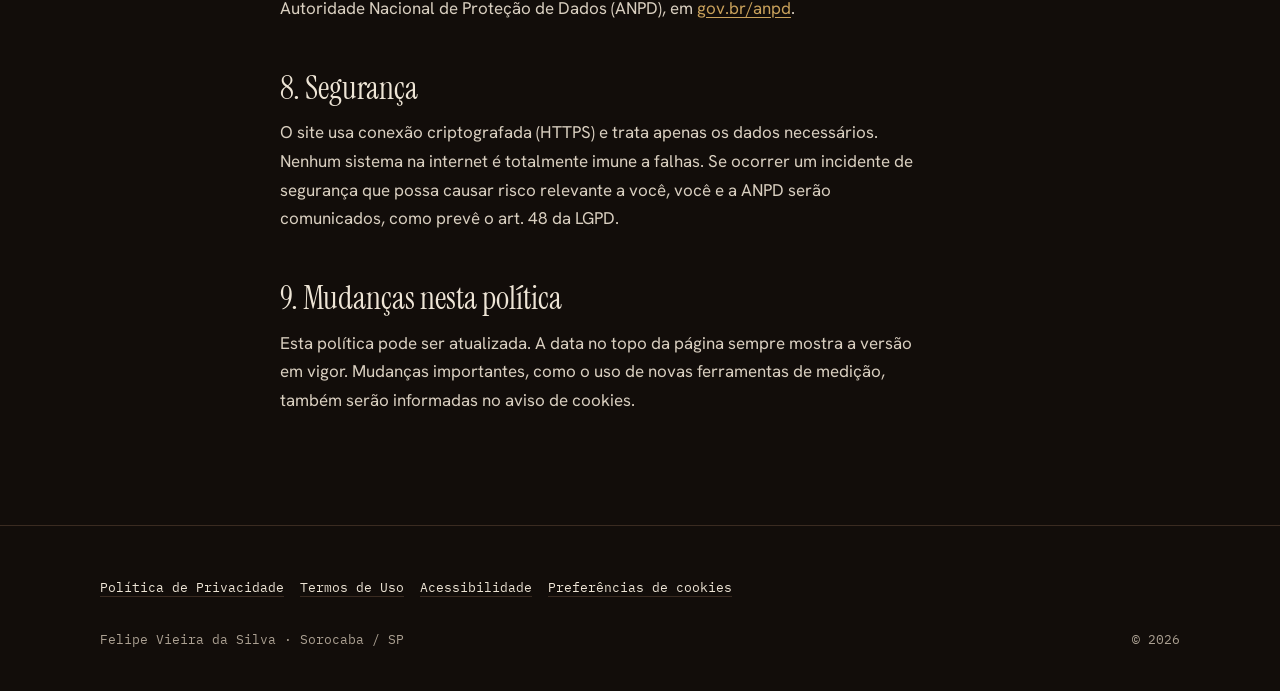
<file: privacidade.html>
<!doctype html>
<html lang="pt-BR">
<head>
<script>
  /* Consentimento padrão: negado até o visitante aceitar (LGPD). Vem antes do Tag Manager. */
  window.dataLayer = window.dataLayer || [];
  function gtag(){dataLayer.push(arguments);}
  gtag('consent', 'default', {
    analytics_storage: 'denied', ad_storage: 'denied', ad_user_data: 'denied', ad_personalization: 'denied',
    functionality_storage: 'granted', security_storage: 'granted', wait_for_update: 500
  });
  try { if (localStorage.getItem('fv_consent_v1') === 'granted') {
    gtag('consent', 'update', { analytics_storage: 'granted', ad_storage: 'granted', ad_user_data: 'granted', ad_personalization: 'granted' });
  } } catch (e) {}
</script>
<script async src="https://www.googletagmanager.com/gtm.js?id=GTM-PTPLWL6Q"></script>
<script>
  window.dataLayer = window.dataLayer || [];
  function gtag(){dataLayer.push(arguments);}
  gtag('js', new Date());
</script>
<meta charset="utf-8">
<meta name="viewport" content="width=device-width, initial-scale=1, viewport-fit=cover">
<title>Política de Privacidade · Felipe Vieira</title>
<meta name="description" content="Como o site soufelipevieira.com trata dados pessoais, de acordo com a LGPD.">
<link rel="canonical" href="https://soufelipevieira.com/privacidade.html">
<link rel="preconnect" href="https://fonts.googleapis.com">
<link rel="preconnect" href="https://fonts.gstatic.com" crossorigin>
<link rel="stylesheet" href="https://fonts.googleapis.com/css2?family=Instrument+Serif:ital@0;1&family=Hanken+Grotesk:wght@400;500;600&family=IBM+Plex+Mono:wght@400;500&display=swap">
<link rel="stylesheet" href="site.css">
<style>
*{box-sizing:border-box}html,body{margin:0}
body{background:var(--ink);color:var(--paper);font:17px/1.65 var(--f-body);-webkit-font-smoothing:antialiased}
.wrap{max-width:1120px;margin:0 auto;padding-left:max(20px,env(safe-area-inset-left,0px));padding-right:max(20px,env(safe-area-inset-right,0px))}
:focus-visible{outline:2px solid var(--gold);outline-offset:4px;border-radius:2px}
.skip{position:absolute;left:-9999px;top:8px;background:var(--gold);color:var(--ink);padding:8px 12px;z-index:100}.skip:focus{left:16px}
.nav{padding-block:14px;border-bottom:1px solid var(--line)}
.nav .wrap{display:flex;justify-content:space-between;align-items:center;gap:16px}
.mono{font:400 26px/1 var(--f-display);text-decoration:none;color:var(--paper);display:inline-flex;align-items:center;min-height:44px}.mono i{color:var(--gold)}
.back{display:inline-flex;align-items:center;min-height:44px;font:500 12px var(--f-data);letter-spacing:.12em;text-transform:uppercase;color:var(--paper-dim);text-decoration:none}
.back:hover{color:var(--paper)}
</style>
</head>
<body>
<a class="skip" href="#conteudo">Pular para o conteúdo</a>
<div class="cookie" id="cookie-banner" role="region" aria-label="Aviso de cookies" hidden>
  <div class="cookie-box">
    <h2>Cookies</h2>
    <p>Uso cookies de medição para entender como o site é visitado. Eles só são ativados se você aceitar. Você pode mudar sua escolha a qualquer momento no rodapé. Saiba mais na <a href="privacidade.html#cookies">Política de Privacidade</a>.</p>
    <div class="cookie-actions">
      <button type="button" data-reject>Recusar</button>
      <button type="button" data-accept>Aceitar</button>
    </div>
  </div>
</div>
<nav class="nav" aria-label="Principal">
  <div class="wrap">
    <a class="mono" href="./" aria-label="Felipe Vieira, página inicial">F<i>V</i></a>
    <a class="back" href="./">← Voltar ao site</a>
  </div>
</nav>
<main id="conteudo" class="legal">
  <div class="wrap">

    <span class="eyebrow">Privacidade</span>
    <h1>Política de Privacidade</h1>
    <p class="updated">Vigente desde 16 de novembro de 2026</p>

    <p>Esta política explica quais dados pessoais o site <strong>soufelipevieira.com</strong> trata, por que, por quanto tempo e quais são os seus direitos, de acordo com a Lei Geral de Proteção de Dados (Lei nº 13.709/2018, a LGPD).</p>
    <div class="note"><p style="margin:0">Resumo: o site não tem formulário, não pede cadastro e não vende dados. Ferramentas de medição só são ativadas se você aceitar os cookies. Você pode mudar essa escolha quando quiser.</p></div>

    <h2>1. Quem é o responsável</h2>
    <p>O controlador dos dados é <strong>Felipe Vieira da Silva</strong>, pessoa física, com atuação em Sorocaba/SP. Ele também é o encarregado pelo tratamento de dados pessoais (art. 41 da LGPD).</p>
    <p>Contato para qualquer assunto de privacidade: <a href="mailto:gestor.felipevs@gmail.com">gestor.felipevs@gmail.com</a>.</p>

    <h2>2. Quais dados são tratados</h2>
    <ul>
      <li><strong>Dados de navegação, só com o seu consentimento:</strong> páginas visitadas, tempo na página, origem da visita, tipo de dispositivo e navegador, cidade aproximada e identificadores de cookies. São coletados por ferramentas de medição configuradas no Google Tag Manager.</li>
      <li><strong>Registros técnicos do servidor:</strong> endereço IP, data e hora do acesso, página solicitada e navegador. A empresa de hospedagem gera esses registros automaticamente para manter o site funcionando e seguro.</li>
      <li><strong>Dados que você envia por e-mail:</strong> se você escrever para o e-mail de contato, são tratados seu nome, endereço de e-mail e o que você escolher contar na mensagem.</li>
    </ul>
    <p>O site não coleta dados sensíveis e não é direcionado a menores de 18 anos.</p>

    <h2>3. Para que e com qual base legal</h2>
    <div class="tw"><table>
      <thead><tr><th>Finalidade</th><th>Dados</th><th>Base legal (art. 7º da LGPD)</th></tr></thead>
      <tbody>
        <tr><td>Entender como o site é visitado e melhorar o conteúdo</td><td>Dados de navegação</td><td>Consentimento (inciso I)</td></tr>
        <tr><td>Manter o site no ar, seguro e protegido contra abusos</td><td>Registros técnicos do servidor</td><td>Legítimo interesse (inciso IX)</td></tr>
        <tr><td>Responder mensagens enviadas por e-mail</td><td>Dados do e-mail</td><td>Legítimo interesse (inciso IX)</td></tr>
      </tbody>
    </table></div>

    <h2>4. Com quem os dados são compartilhados</h2>
    <ul>
      <li><strong>Hostinger:</strong> empresa que hospeda o site.</li>
      <li><strong>Google:</strong> fornecedor do Google Tag Manager e das ferramentas de medição ligadas a ele. Só recebe dados de navegação depois do seu aceite.</li>
      <li><strong>Autoridades públicas:</strong> apenas quando houver obrigação legal ou ordem judicial.</li>
    </ul>
    <p>Esses fornecedores podem guardar dados em servidores fora do Brasil. Essa transferência internacional segue o art. 33 da LGPD e as garantias contratuais oferecidas por eles.</p>

    <h2 id="cookies">5. Cookies</h2>
    <p>Cookies são pequenos arquivos que o navegador guarda. O site usa dois tipos:</p>
    <ul>
      <li><strong>Necessários:</strong> guardam a sua escolha sobre cookies no próprio navegador, para o aviso não aparecer a cada visita. Não identificam você e não são enviados a terceiros.</li>
      <li><strong>Medição:</strong> usados pelas ferramentas configuradas no Google Tag Manager para contar visitas e entender o uso do site. <strong>Ficam desligados até você clicar em "Aceitar".</strong></li>
    </ul>
    <p>Para mudar sua escolha, clique em <button type="button" data-cookie-prefs style="font:inherit;color:var(--gold);background:none;border:0;padding:0;text-decoration:underline;cursor:pointer;text-underline-offset:3px">Preferências de cookies</button>, também disponível no rodapé de todas as páginas. Você também pode apagar os cookies nas configurações do seu navegador.</p>

    <h2>6. Por quanto tempo</h2>
    <ul>
      <li><strong>Dados de navegação:</strong> pelo prazo configurado em cada ferramenta de medição, sem passar do necessário para a finalidade.</li>
      <li><strong>Registros técnicos:</strong> pelo prazo definido pela hospedagem para segurança e funcionamento.</li>
      <li><strong>E-mails:</strong> enquanto o assunto estiver em andamento, ou pelo tempo necessário para cumprir obrigações legais.</li>
    </ul>
    <p>Quando o consentimento é revogado, as ferramentas de medição deixam de ser ativadas nas próximas visitas.</p>

    <h2>7. Seus direitos</h2>
    <p>Pelo art. 18 da LGPD, você pode pedir a qualquer momento:</p>
    <ul>
      <li>confirmação de que existe tratamento dos seus dados;</li>
      <li>acesso aos seus dados;</li>
      <li>correção de dados incompletos, inexatos ou desatualizados;</li>
      <li>anonimização, bloqueio ou eliminação de dados desnecessários ou tratados em desacordo com a lei;</li>
      <li>portabilidade dos dados;</li>
      <li>eliminação dos dados tratados com base no seu consentimento;</li>
      <li>informação sobre com quem os dados foram compartilhados;</li>
      <li>informação sobre a possibilidade de não consentir e suas consequências;</li>
      <li>revogação do consentimento;</li>
      <li>oposição a um tratamento feito com base no legítimo interesse.</li>
    </ul>
    <p>Para exercer qualquer direito, envie um e-mail para <a href="mailto:gestor.felipevs@gmail.com">gestor.felipevs@gmail.com</a>. A resposta será dada em até 15 dias. Você também pode apresentar reclamação à Autoridade Nacional de Proteção de Dados (ANPD), em <a href="https://www.gov.br/anpd" target="_blank" rel="noopener">gov.br/anpd</a>.</p>

    <h2>8. Segurança</h2>
    <p>O site usa conexão criptografada (HTTPS) e trata apenas os dados necessários. Nenhum sistema na internet é totalmente imune a falhas. Se ocorrer um incidente de segurança que possa causar risco relevante a você, você e a ANPD serão comunicados, como prevê o art. 48 da LGPD.</p>

    <h2>9. Mudanças nesta política</h2>
    <p>Esta política pode ser atualizada. A data no topo da página sempre mostra a versão em vigor. Mudanças importantes, como o uso de novas ferramentas de medição, também serão informadas no aviso de cookies.</p>

  </div>
</main>
<footer class="site-footer">
  <div class="wrap">
    <nav aria-label="Informações legais">
      <ul>
        <li><a href="privacidade.html">Política de Privacidade</a></li>
        <li><a href="termos.html">Termos de Uso</a></li>
        <li><a href="acessibilidade.html">Acessibilidade</a></li>
        <li><button type="button" data-cookie-prefs>Preferências de cookies</button></li>
      </ul>
    </nav>
    <div class="row"><span>Felipe Vieira da Silva · Sorocaba / SP</span><span>© 2026</span></div>
  </div>
</footer>
<script src="cookies.js" defer></script>
</body>
</html>
</file>
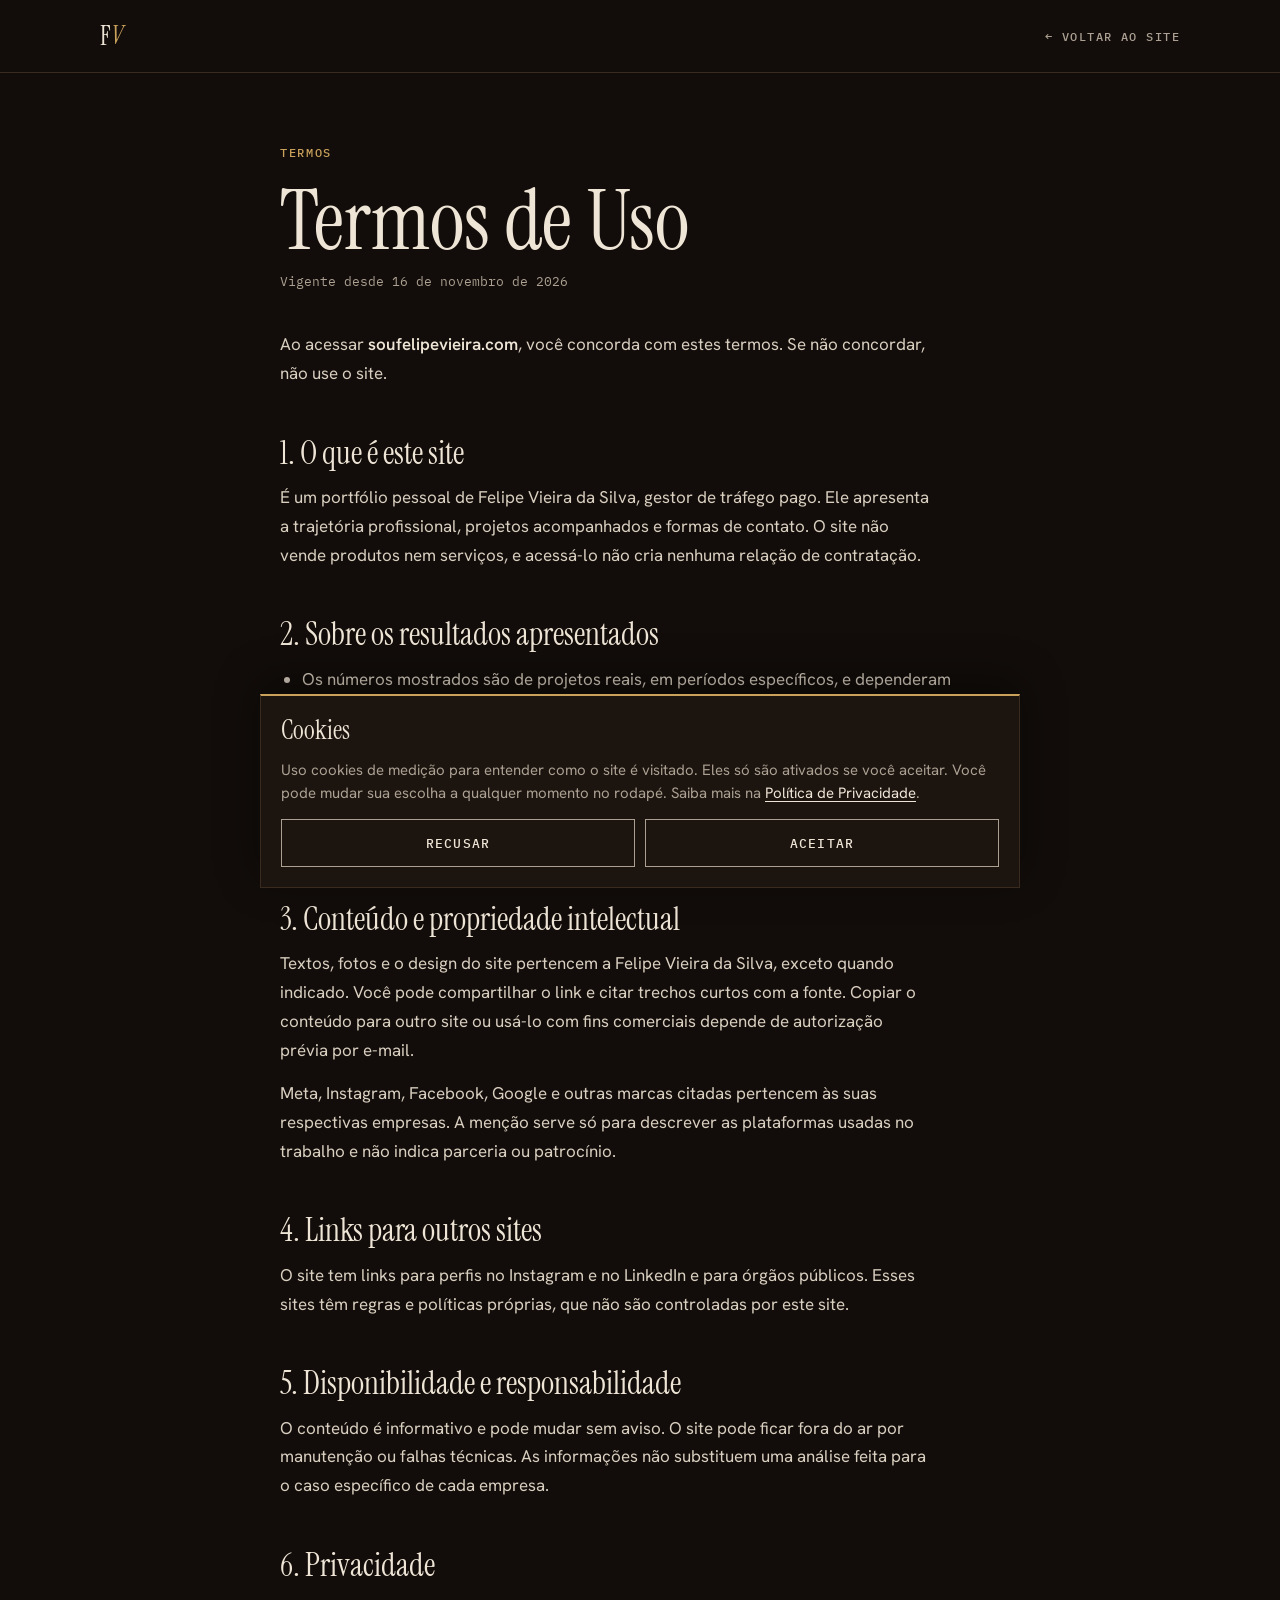
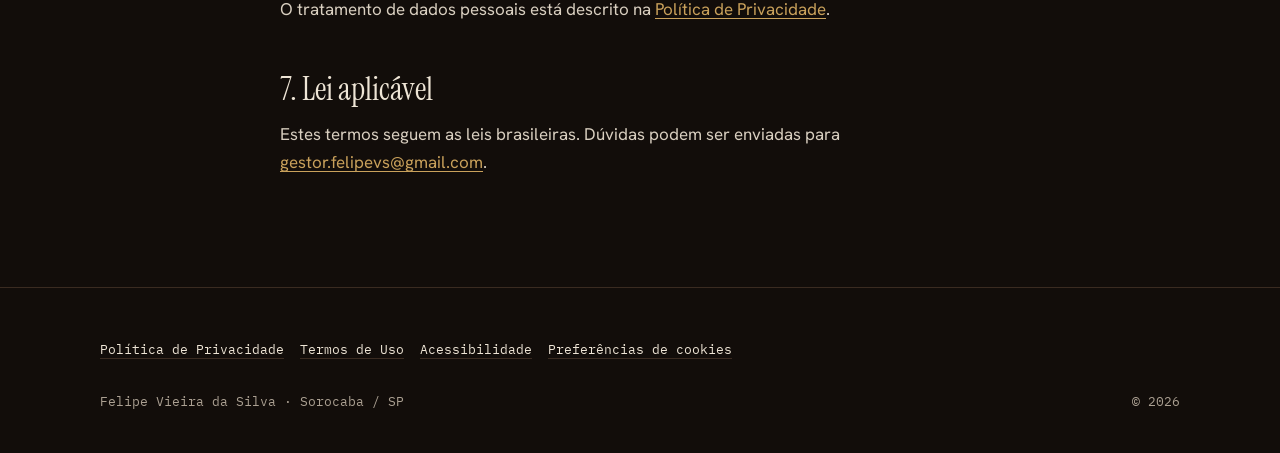
<file: termos.html>
<!doctype html>
<html lang="pt-BR">
<head>
<script>
  /* Consentimento padrão: negado até o visitante aceitar (LGPD). Vem antes do Tag Manager. */
  window.dataLayer = window.dataLayer || [];
  function gtag(){dataLayer.push(arguments);}
  gtag('consent', 'default', {
    analytics_storage: 'denied', ad_storage: 'denied', ad_user_data: 'denied', ad_personalization: 'denied',
    functionality_storage: 'granted', security_storage: 'granted', wait_for_update: 500
  });
  try { if (localStorage.getItem('fv_consent_v1') === 'granted') {
    gtag('consent', 'update', { analytics_storage: 'granted', ad_storage: 'granted', ad_user_data: 'granted', ad_personalization: 'granted' });
  } } catch (e) {}
</script>
<script async src="https://www.googletagmanager.com/gtm.js?id=GTM-PTPLWL6Q"></script>
<script>
  window.dataLayer = window.dataLayer || [];
  function gtag(){dataLayer.push(arguments);}
  gtag('js', new Date());
</script>
<meta charset="utf-8">
<meta name="viewport" content="width=device-width, initial-scale=1, viewport-fit=cover">
<title>Termos de Uso · Felipe Vieira</title>
<meta name="description" content="Regras de uso do site soufelipevieira.com.">
<link rel="canonical" href="https://soufelipevieira.com/termos.html">
<link rel="preconnect" href="https://fonts.googleapis.com">
<link rel="preconnect" href="https://fonts.gstatic.com" crossorigin>
<link rel="stylesheet" href="https://fonts.googleapis.com/css2?family=Instrument+Serif:ital@0;1&family=Hanken+Grotesk:wght@400;500;600&family=IBM+Plex+Mono:wght@400;500&display=swap">
<link rel="stylesheet" href="site.css">
<style>
*{box-sizing:border-box}html,body{margin:0}
body{background:var(--ink);color:var(--paper);font:17px/1.65 var(--f-body);-webkit-font-smoothing:antialiased}
.wrap{max-width:1120px;margin:0 auto;padding-left:max(20px,env(safe-area-inset-left,0px));padding-right:max(20px,env(safe-area-inset-right,0px))}
:focus-visible{outline:2px solid var(--gold);outline-offset:4px;border-radius:2px}
.skip{position:absolute;left:-9999px;top:8px;background:var(--gold);color:var(--ink);padding:8px 12px;z-index:100}.skip:focus{left:16px}
.nav{padding-block:14px;border-bottom:1px solid var(--line)}
.nav .wrap{display:flex;justify-content:space-between;align-items:center;gap:16px}
.mono{font:400 26px/1 var(--f-display);text-decoration:none;color:var(--paper);display:inline-flex;align-items:center;min-height:44px}.mono i{color:var(--gold)}
.back{display:inline-flex;align-items:center;min-height:44px;font:500 12px var(--f-data);letter-spacing:.12em;text-transform:uppercase;color:var(--paper-dim);text-decoration:none}
.back:hover{color:var(--paper)}
</style>
</head>
<body>
<a class="skip" href="#conteudo">Pular para o conteúdo</a>
<div class="cookie" id="cookie-banner" role="region" aria-label="Aviso de cookies" hidden>
  <div class="cookie-box">
    <h2>Cookies</h2>
    <p>Uso cookies de medição para entender como o site é visitado. Eles só são ativados se você aceitar. Você pode mudar sua escolha a qualquer momento no rodapé. Saiba mais na <a href="privacidade.html#cookies">Política de Privacidade</a>.</p>
    <div class="cookie-actions">
      <button type="button" data-reject>Recusar</button>
      <button type="button" data-accept>Aceitar</button>
    </div>
  </div>
</div>
<nav class="nav" aria-label="Principal">
  <div class="wrap">
    <a class="mono" href="./" aria-label="Felipe Vieira, página inicial">F<i>V</i></a>
    <a class="back" href="./">← Voltar ao site</a>
  </div>
</nav>
<main id="conteudo" class="legal">
  <div class="wrap">

    <span class="eyebrow">Termos</span>
    <h1>Termos de Uso</h1>
    <p class="updated">Vigente desde 16 de novembro de 2026</p>

    <p>Ao acessar <strong>soufelipevieira.com</strong>, você concorda com estes termos. Se não concordar, não use o site.</p>

    <h2>1. O que é este site</h2>
    <p>É um portfólio pessoal de Felipe Vieira da Silva, gestor de tráfego pago. Ele apresenta a trajetória profissional, projetos acompanhados e formas de contato. O site não vende produtos nem serviços, e acessá-lo não cria nenhuma relação de contratação.</p>

    <h2>2. Sobre os resultados apresentados</h2>
    <ul>
      <li>Os números mostrados são de projetos reais, em períodos específicos, e dependeram de fatores como verba, mercado, oferta e atendimento de cada empresa.</li>
      <li><strong>Eles não são promessa nem garantia</strong> de que outros projetos terão o mesmo resultado.</li>
      <li>Os nomes das empresas foram omitidos para preservar a confidencialidade dos clientes.</li>
    </ul>

    <h2>3. Conteúdo e propriedade intelectual</h2>
    <p>Textos, fotos e o design do site pertencem a Felipe Vieira da Silva, exceto quando indicado. Você pode compartilhar o link e citar trechos curtos com a fonte. Copiar o conteúdo para outro site ou usá-lo com fins comerciais depende de autorização prévia por e-mail.</p>
    <p>Meta, Instagram, Facebook, Google e outras marcas citadas pertencem às suas respectivas empresas. A menção serve só para descrever as plataformas usadas no trabalho e não indica parceria ou patrocínio.</p>

    <h2>4. Links para outros sites</h2>
    <p>O site tem links para perfis no Instagram e no LinkedIn e para órgãos públicos. Esses sites têm regras e políticas próprias, que não são controladas por este site.</p>

    <h2>5. Disponibilidade e responsabilidade</h2>
    <p>O conteúdo é informativo e pode mudar sem aviso. O site pode ficar fora do ar por manutenção ou falhas técnicas. As informações não substituem uma análise feita para o caso específico de cada empresa.</p>

    <h2>6. Privacidade</h2>
    <p>O tratamento de dados pessoais está descrito na <a href="privacidade.html">Política de Privacidade</a>.</p>

    <h2>7. Lei aplicável</h2>
    <p>Estes termos seguem as leis brasileiras. Dúvidas podem ser enviadas para <a href="mailto:gestor.felipevs@gmail.com">gestor.felipevs@gmail.com</a>.</p>

  </div>
</main>
<footer class="site-footer">
  <div class="wrap">
    <nav aria-label="Informações legais">
      <ul>
        <li><a href="privacidade.html">Política de Privacidade</a></li>
        <li><a href="termos.html">Termos de Uso</a></li>
        <li><a href="acessibilidade.html">Acessibilidade</a></li>
        <li><button type="button" data-cookie-prefs>Preferências de cookies</button></li>
      </ul>
    </nav>
    <div class="row"><span>Felipe Vieira da Silva · Sorocaba / SP</span><span>© 2026</span></div>
  </div>
</footer>
<script src="cookies.js" defer></script>
</body>
</html>
</file>
<file: site.css>
/* Estilos compartilhados: aviso de cookies, rodapé e páginas de texto (privacidade, termos, acessibilidade). */
:root{
  --ink:#120D0A; --ink-2:#1B140F; --line:#3A2B21; --paper:#EEE5D6; --paper-dim:#ABA092; --gold:#C9A15B;
  --f-display:'Instrument Serif','Times New Roman',Georgia,serif;
  --f-body:'Hanken Grotesk',system-ui,-apple-system,'Segoe UI',sans-serif;
  --f-data:'IBM Plex Mono',ui-monospace,Menlo,monospace;
  color-scheme:dark;
}
/* rodapé */
.site-footer{padding-block:40px;border-top:1px solid var(--line);font:400 13px/1.6 var(--f-data);color:var(--paper-dim)}
.site-footer .wrap{display:flex;flex-direction:column;gap:20px}
.site-footer nav ul{list-style:none;margin:0;padding:0;display:flex;flex-wrap:wrap;gap:4px 8px}
.site-footer nav a,.site-footer nav button{display:inline-flex;align-items:center;min-height:44px;padding:0 8px;margin-left:-8px;color:var(--paper);text-decoration:underline;text-decoration-color:var(--line);text-underline-offset:4px;background:none;border:0;font:inherit;cursor:pointer}
.site-footer nav a:hover,.site-footer nav button:hover{text-decoration-color:var(--gold)}
.site-footer .row{display:flex;flex-wrap:wrap;justify-content:space-between;gap:8px}
/* aviso de cookies */
.cookie{position:fixed;left:0;right:0;bottom:0;z-index:50;padding:0 max(12px,env(safe-area-inset-left,0px)) calc(12px + env(safe-area-inset-bottom,0px)) max(12px,env(safe-area-inset-right,0px))}
.cookie[hidden]{display:none!important}
.cookie-box{max-width:760px;margin:0 auto;background:var(--ink-2);border:1px solid var(--line);border-top:2px solid var(--gold);padding:20px;display:flex;flex-direction:column;gap:14px;box-shadow:0 -12px 40px rgba(0,0,0,.45)}
.cookie h2{font:400 26px/1.1 var(--f-display);margin:0;color:var(--paper)}
.cookie p{margin:0;font:400 15px/1.55 var(--f-body);color:var(--paper-dim)}
.cookie p a{color:var(--paper);text-underline-offset:3px}
.cookie-actions{display:flex;flex-wrap:wrap;gap:10px}
.cookie-actions button{flex:1 1 140px;min-height:48px;padding:0 18px;font:500 13px var(--f-data);letter-spacing:.08em;text-transform:uppercase;background:transparent;color:var(--paper);border:1px solid var(--paper-dim);cursor:pointer;transition:border-color .2s,background .2s}
.cookie-actions button:hover{border-color:var(--gold);background:rgba(201,161,91,.08)}
/* páginas de texto */
.legal{padding-block:64px 96px}
.legal .wrap{max-width:760px}
.legal .eyebrow{font:500 12px/1 var(--f-data);letter-spacing:.14em;text-transform:uppercase;color:var(--gold)}
.legal h1{font:400 clamp(48px,9vw,84px)/.95 var(--f-display);margin:16px 0 12px;text-wrap:balance}
.legal .updated{font:400 13px var(--f-data);color:var(--paper-dim);margin:0 0 40px}
.legal h2{font:400 32px/1.1 var(--f-display);margin:48px 0 12px;color:var(--paper)}
.legal p,.legal li{color:#d9cfc0;font-size:17px;line-height:1.7;max-width:65ch}
.legal p{margin:0 0 14px}
.legal ul{margin:0 0 14px;padding-left:22px}
.legal li{margin-bottom:8px}
.legal strong{color:var(--paper);font-weight:600}
.legal a{color:var(--gold);text-underline-offset:3px}
.legal .note{border-left:2px solid var(--gold);padding:12px 16px;background:var(--ink-2);margin:24px 0}
.legal table{border-collapse:collapse;width:100%;font-size:15px;margin:8px 0 16px}
.legal .tw{overflow-x:auto}
.legal th,.legal td{border:1px solid var(--line);padding:10px 12px;text-align:left;vertical-align:top;color:#d9cfc0}
.legal th{font:500 12px var(--f-data);letter-spacing:.08em;text-transform:uppercase;color:var(--paper-dim)}
</file>
